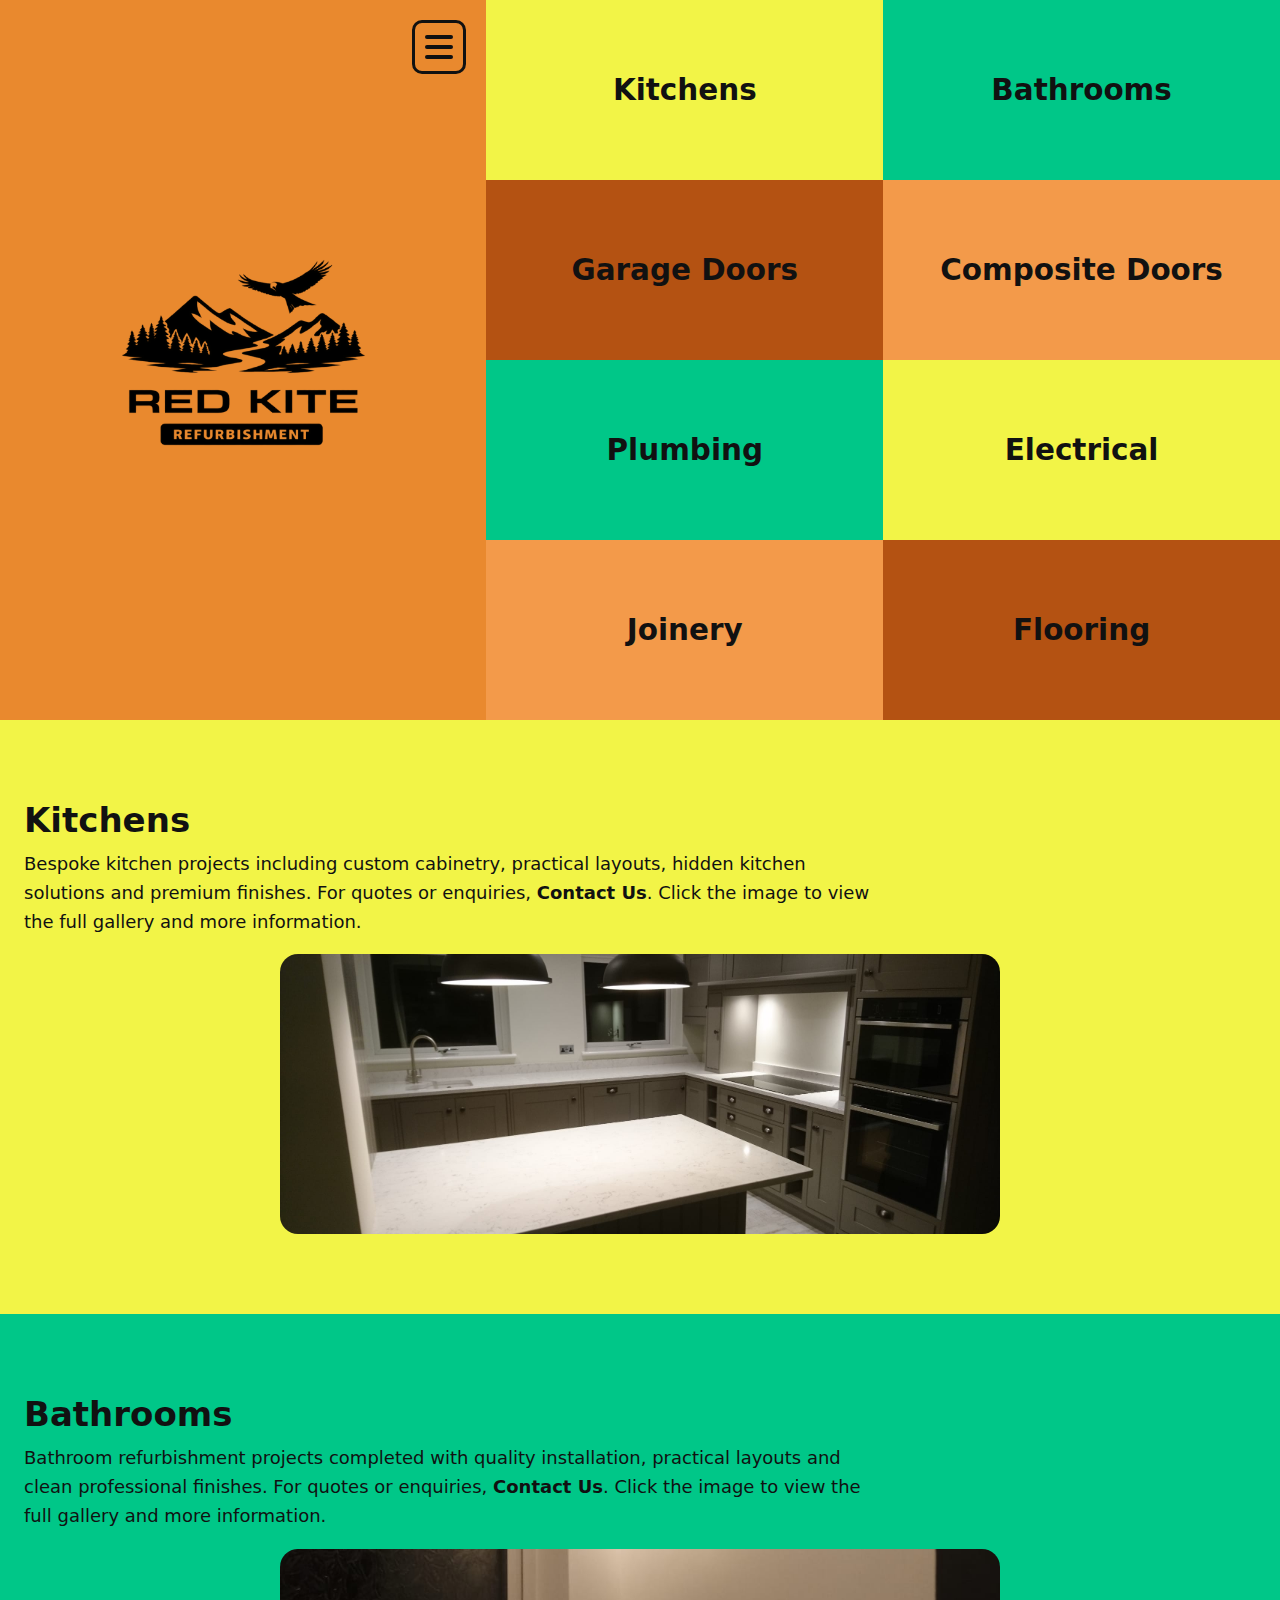
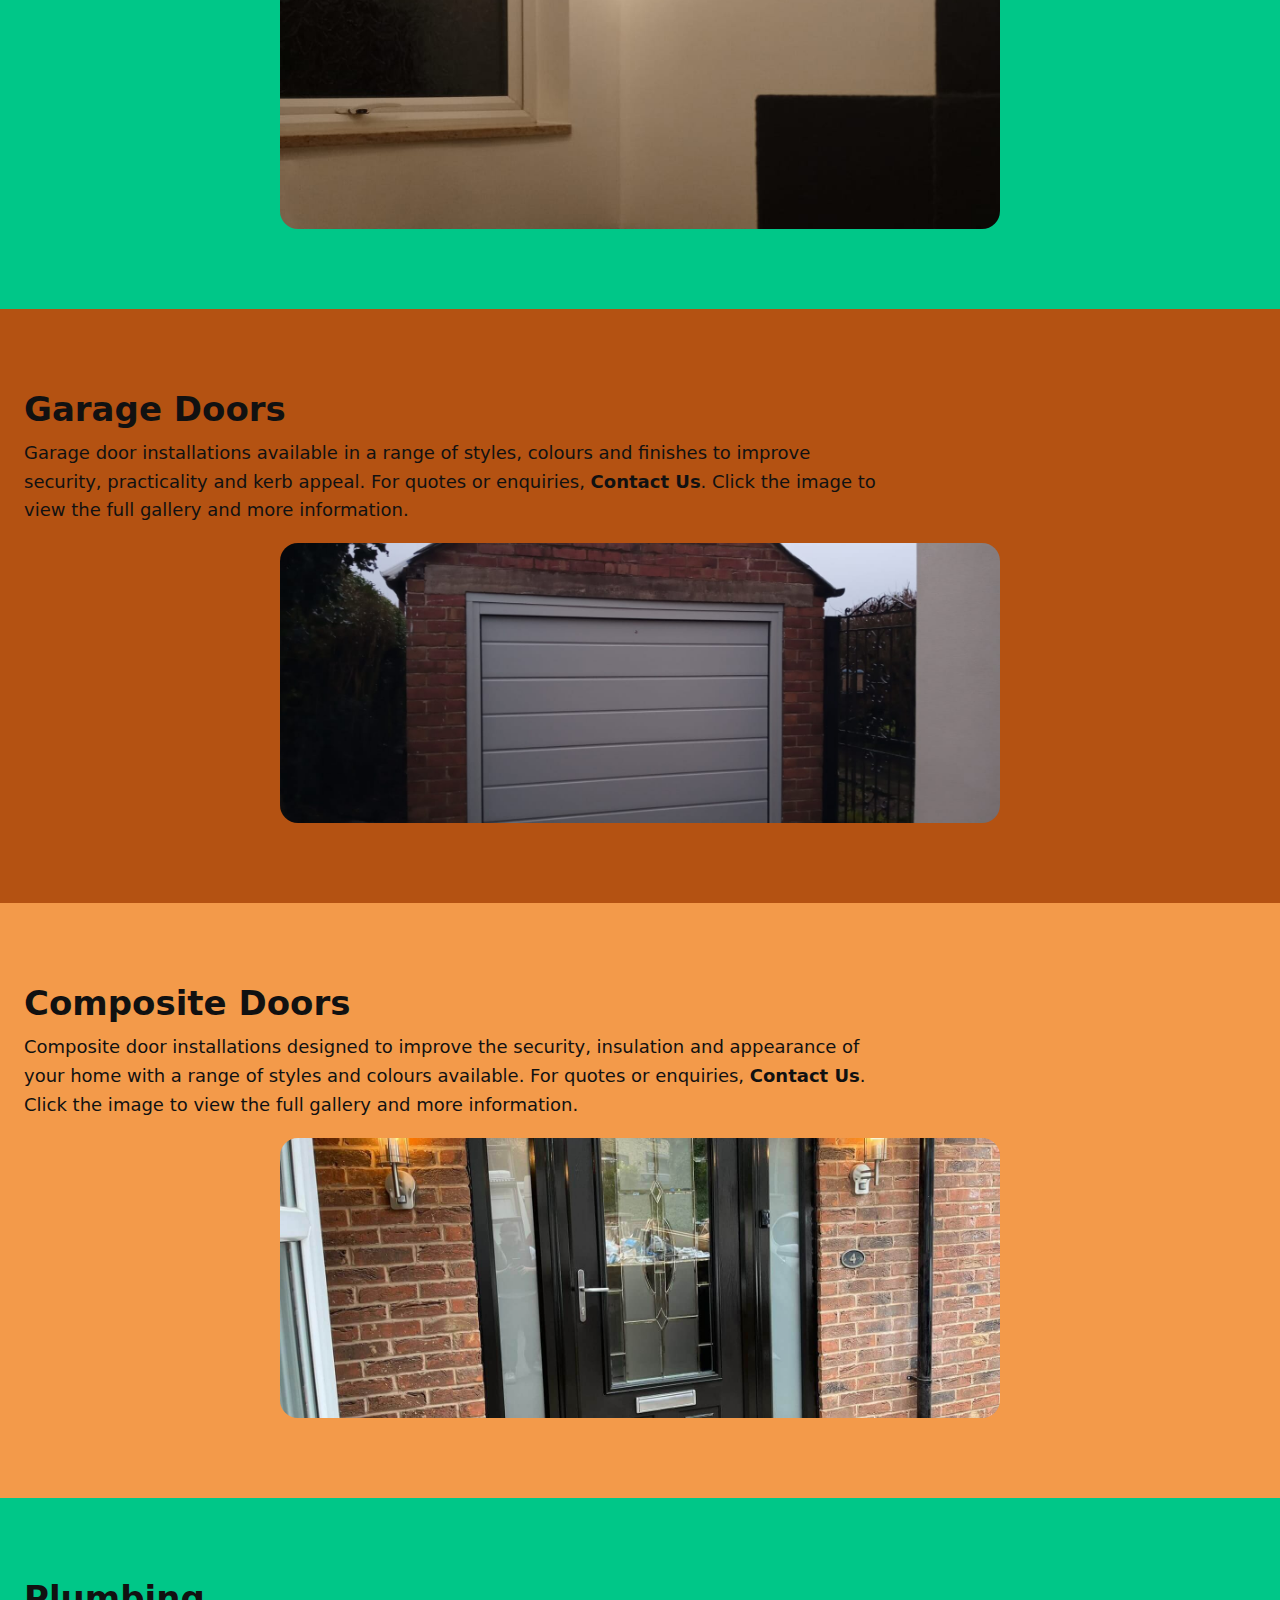
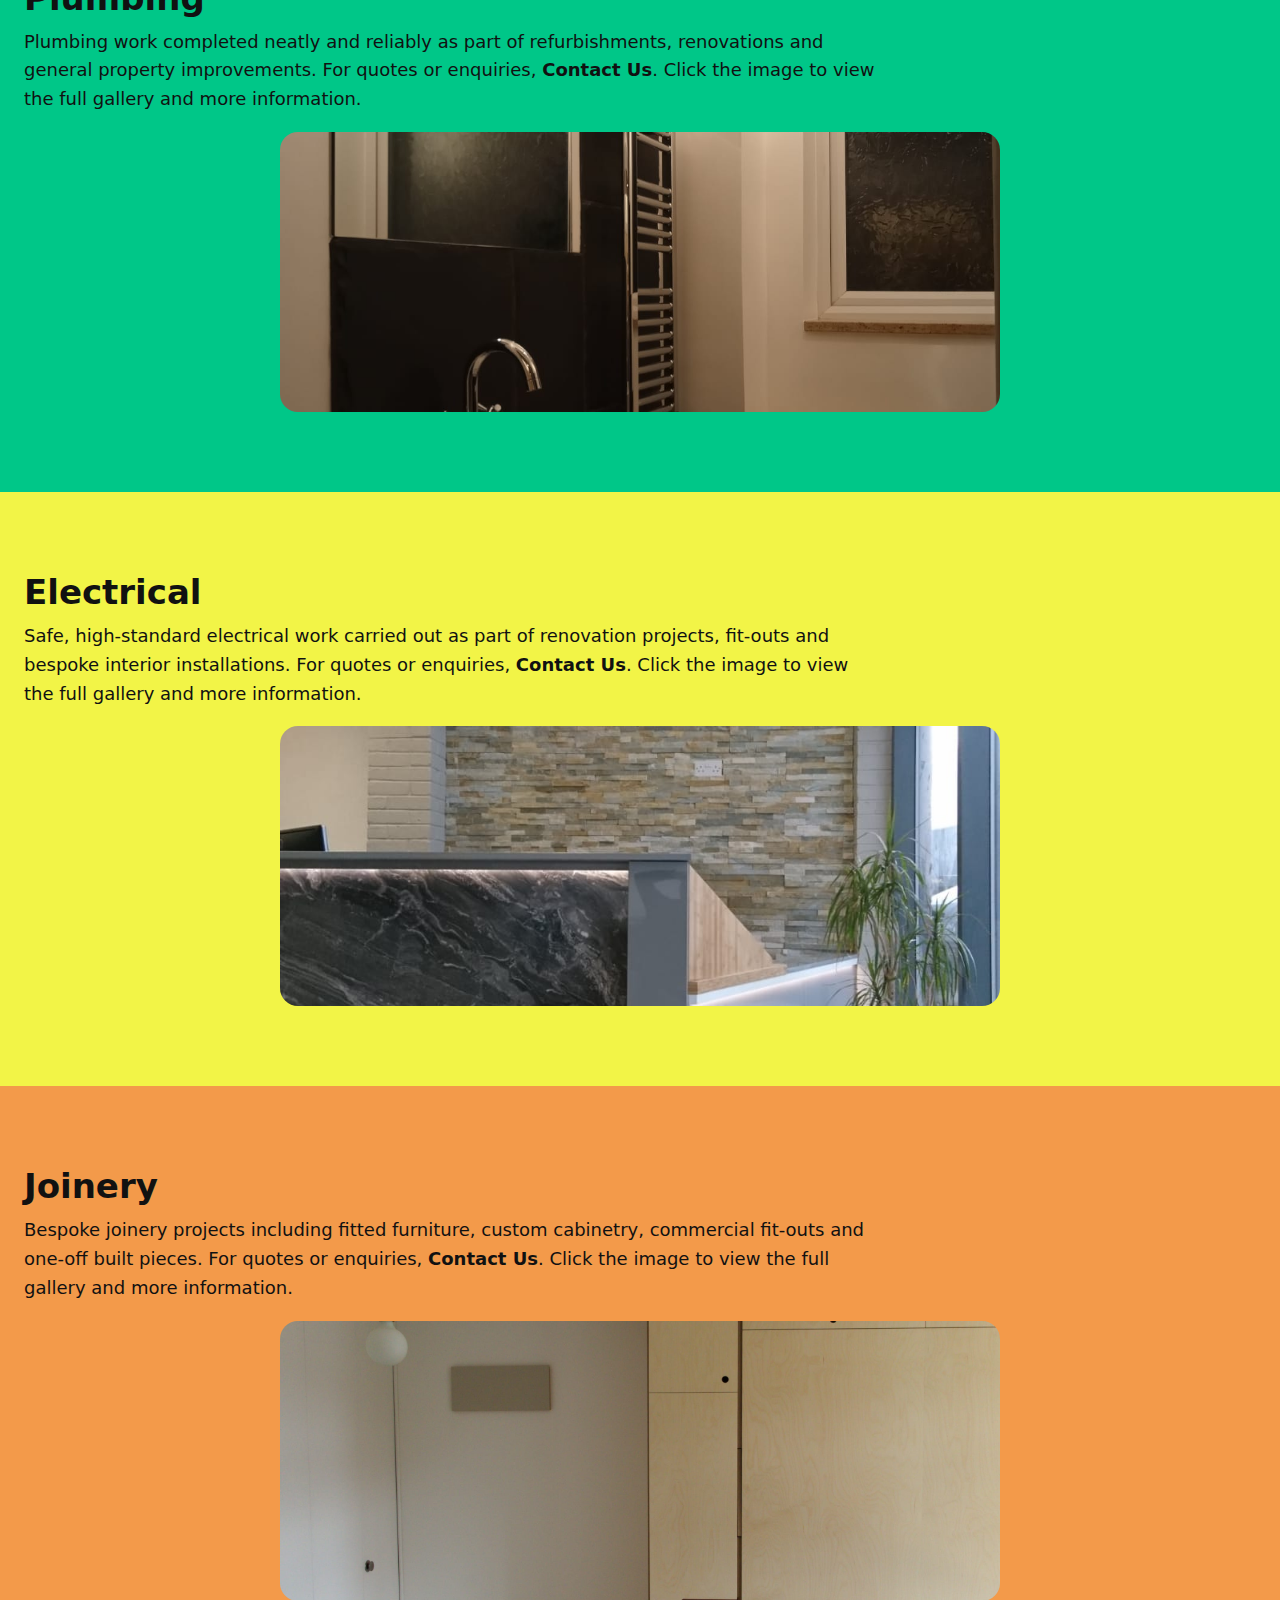
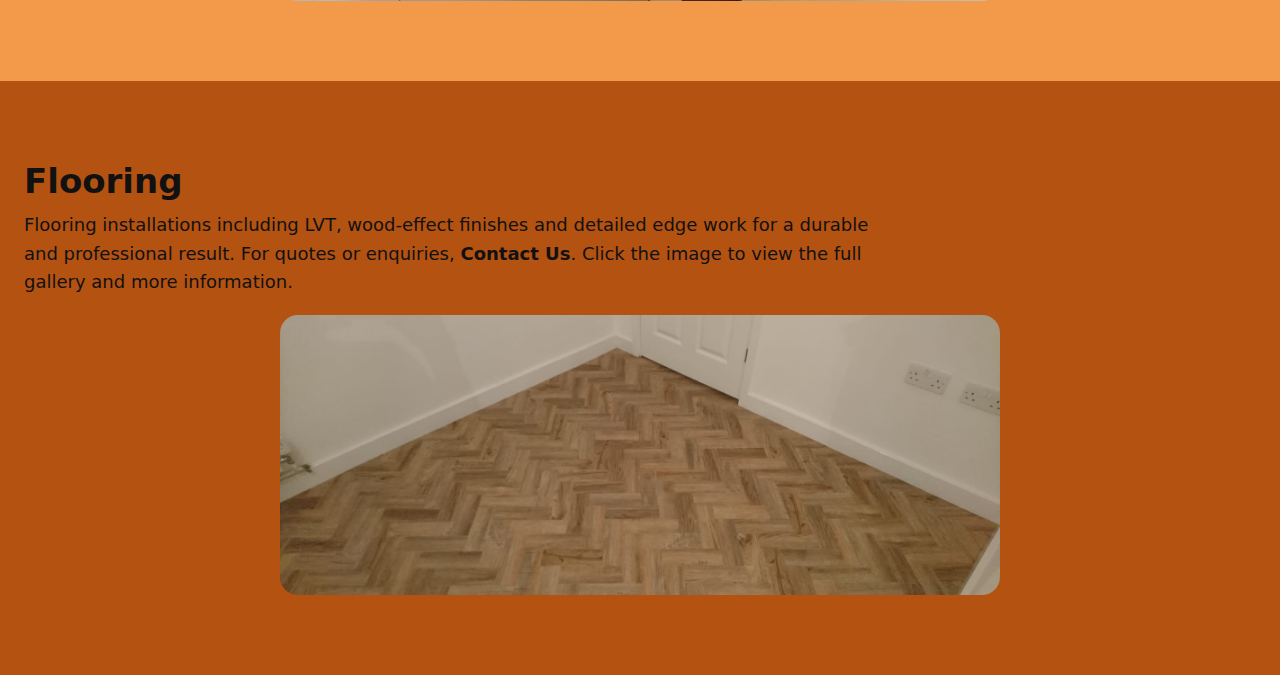
<file: index.html>
<!DOCTYPE html>
<html lang="en">
<head>
  <meta charset="UTF-8" />
  <meta name="viewport" content="width=device-width, initial-scale=1.0" />
  <title>Red Kite Refurbishment</title>

  <link rel="stylesheet" href="style.css">
</head>

<body>

  <!-- HERO -->
  <header class="hero">
    <div class="brand">

      <!-- Menu pinned top-right of orange panel -->
      <div class="menu">
        <button
          class="menu-btn"
          id="menuBtn"
          aria-label="Open menu"
          aria-expanded="false"
          aria-controls="dropdownMenu"
          type="button"
        >
          <span></span><span></span><span></span>
        </button>

        <div class="dropdown" id="dropdownMenu" role="menu" aria-hidden="true">
          <a href="about_us.html" role="menuitem">About Us</a>
          <a href="kitchens.html" role="menuitem">Kitchens</a>
          <a href="bathrooms.html" role="menuitem">Bathrooms</a>
          <a href="garage_doors.html" role="menuitem">Garage Doors</a>
          <a href="composite_doors.html" role="menuitem">Composite Doors</a>
          <a href="plumbing.html" role="menuitem">Plumbing</a>
          <a href="electrical.html" role="menuitem">Electrical</a>
          <a href="joinery.html" role="menuitem">Joinery</a>
          <a href="flooring.html" role="menuitem">Flooring</a>
          <a href="contact_us.html" role="menuitem">Contact Us</a>
        </div>
      </div>

      <!-- Logo centered -->
      <div class="logo">
        <img
          src="images/logos/red_kite_transparent_logo.png"
          alt="Red Kite Refurbishment Logo"
        />
      </div>
    </div>

    <!-- Service tiles -->
    <nav class="tiles" aria-label="Services">
      <a class="tile kitchens" href="#kitchens">Kitchens</a>
      <a class="tile bathrooms" href="#bathrooms">Bathrooms</a>
      <a class="tile garage" href="#garage-doors">Garage Doors</a>
      <a class="tile composite" href="#composite-doors">Composite Doors</a>
      <a class="tile plumbing" href="#plumbing">Plumbing</a>
      <a class="tile electrical" href="#electrical">Electrical</a>
      <a class="tile joinery" href="#joinery">Joinery</a>
      <a class="tile flooring" href="#flooring">Flooring</a>
    </nav>

  </header>

  <main>

    <!-- KITCHENS -->
    <section id="kitchens">
      <h2>Kitchens</h2>
      <p>
        Bespoke kitchen projects including custom cabinetry, practical layouts, hidden kitchen solutions and premium finishes.
        For quotes or enquiries, <a class="contact-link" href="contact_us.html">Contact Us</a>.
        Click the image to view the full gallery and more information.
      </p>

      <a class="section-slideshow" href="kitchens.html" aria-label="Open Kitchens gallery page">
        <img id="slideshow-kitchens" src="images/example_images/kitchen_quartz_work_surfaces_all.jpeg" alt="Kitchens slideshow image">
        <div class="overlay">Click for gallery / information</div>
      </a>
    </section>

    <!-- BATHROOMS -->
    <section id="bathrooms">
      <h2>Bathrooms</h2>
      <p>
        Bathroom refurbishment projects completed with quality installation, practical layouts and clean professional finishes.
        For quotes or enquiries, <a class="contact-link" href="contact_us.html">Contact Us</a>.
        Click the image to view the full gallery and more information.
      </p>

      <a class="section-slideshow" href="bathrooms.html" aria-label="Open Bathrooms gallery page">
        <img id="slideshow-bathrooms" src="images/example_images/bathroom_bath_slate_tiles.jpeg" alt="Bathrooms slideshow image">
        <div class="overlay">Click for gallery / information</div>
      </a>
    </section>

    <!-- GARAGE DOORS -->
    <section id="garage-doors">
      <h2>Garage Doors</h2>
      <p>
        Garage door installations available in a range of styles, colours and finishes to improve security, practicality and kerb appeal.
        For quotes or enquiries, <a class="contact-link" href="contact_us.html">Contact Us</a>.
        Click the image to view the full gallery and more information.
      </p>

      <a class="section-slideshow" href="garage_doors.html" aria-label="Open Garage Doors gallery page">
        <img id="slideshow-garage" src="images/example_images/sectional_door.jpeg" alt="Garage Doors slideshow image">
        <div class="overlay">Click for gallery / information</div>
      </a>
    </section>

    <!-- COMPOSITE DOORS -->
    <section id="composite-doors">
      <h2>Composite Doors</h2>
      <p>
        Composite door installations designed to improve the security, insulation and appearance of your home with a range of styles and colours available.
        For quotes or enquiries, <a class="contact-link" href="contact_us.html">Contact Us</a>.
        Click the image to view the full gallery and more information.
      </p>

      <a class="section-slideshow" href="composite_doors.html" aria-label="Open Composite Doors gallery page">
        <img id="slideshow-composite" src="images/example_images/composite_door_black.jpeg" alt="Composite Doors slideshow image">
        <div class="overlay">Click for gallery / information</div>
      </a>
    </section>

    <!-- PLUMBING -->
    <section id="plumbing">
      <h2>Plumbing</h2>
      <p>
        Plumbing work completed neatly and reliably as part of refurbishments, renovations and general property improvements.
        For quotes or enquiries, <a class="contact-link" href="contact_us.html">Contact Us</a>.
        Click the image to view the full gallery and more information.
      </p>

      <a class="section-slideshow" href="plumbing.html" aria-label="Open Plumbing gallery page">
        <img id="slideshow-plumbing" src="images/example_images/bathroom_sink_toilet.jpeg" alt="Plumbing slideshow image">
        <div class="overlay">Click for gallery / information</div>
      </a>
    </section>

    <!-- ELECTRICAL -->
    <section id="electrical">
      <h2>Electrical</h2>
      <p>
        Safe, high-standard electrical work carried out as part of renovation projects, fit-outs and bespoke interior installations.
        For quotes or enquiries, <a class="contact-link" href="contact_us.html">Contact Us</a>.
        Click the image to view the full gallery and more information.
      </p>

      <a class="section-slideshow" href="electrical.html" aria-label="Open Electrical gallery page">
        <img id="slideshow-electrical" src="images/example_images/showroom_lighting1.jpeg" alt="Electrical slideshow image">
        <div class="overlay">Click for gallery / information</div>
      </a>
    </section>

    <!-- JOINERY -->
    <section id="joinery">
      <h2>Joinery</h2>
      <p>
        Bespoke joinery projects including fitted furniture, custom cabinetry, commercial fit-outs and one-off built pieces.
        For quotes or enquiries, <a class="contact-link" href="contact_us.html">Contact Us</a>.
        Click the image to view the full gallery and more information.
      </p>

      <a class="section-slideshow" href="joinery.html" aria-label="Open Joinery gallery page">
        <img id="slideshow-joinery" src="images/example_images/murphy_bed_project/WhatsApp Image 2026-03-09 at 17.21.19 (4).jpeg" alt="Joinery slideshow image">
        <div class="overlay">Click for gallery / information</div>
      </a>
    </section>

    <!-- FLOORING -->
    <section id="flooring">
      <h2>Flooring</h2>
      <p>
        Flooring installations including LVT, wood-effect finishes and detailed edge work for a durable and professional result.
        For quotes or enquiries, <a class="contact-link" href="contact_us.html">Contact Us</a>.
        Click the image to view the full gallery and more information.
      </p>

      <a class="section-slideshow" href="flooring.html" aria-label="Open Flooring gallery page">
        <img id="slideshow-flooring" src="images/example_images/lvt_flooring_wooden.jpeg" alt="Flooring slideshow image">
        <div class="overlay">Click for gallery / information</div>
      </a>
    </section>

  </main>

  <!-- External JS -->
  <script src="scripts.js?v=20260117" defer></script>
</body>
</html>
</file>
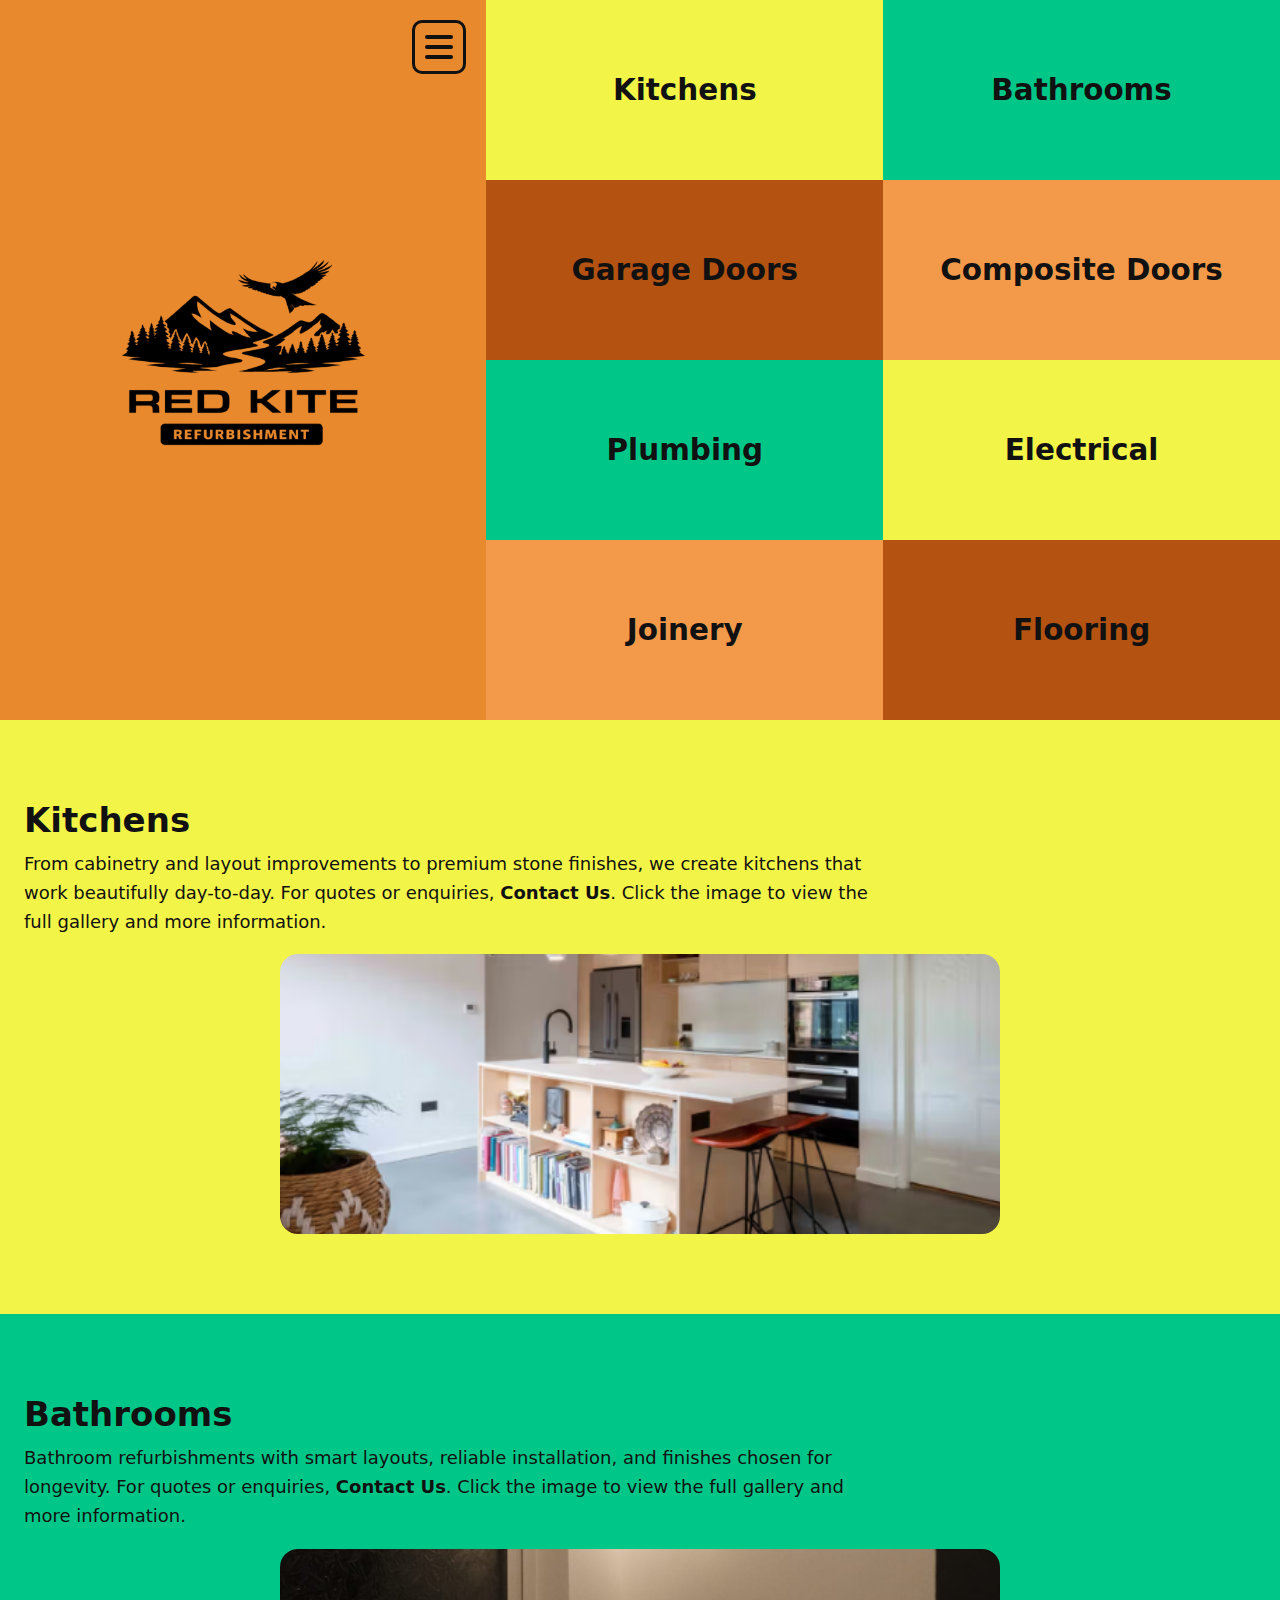
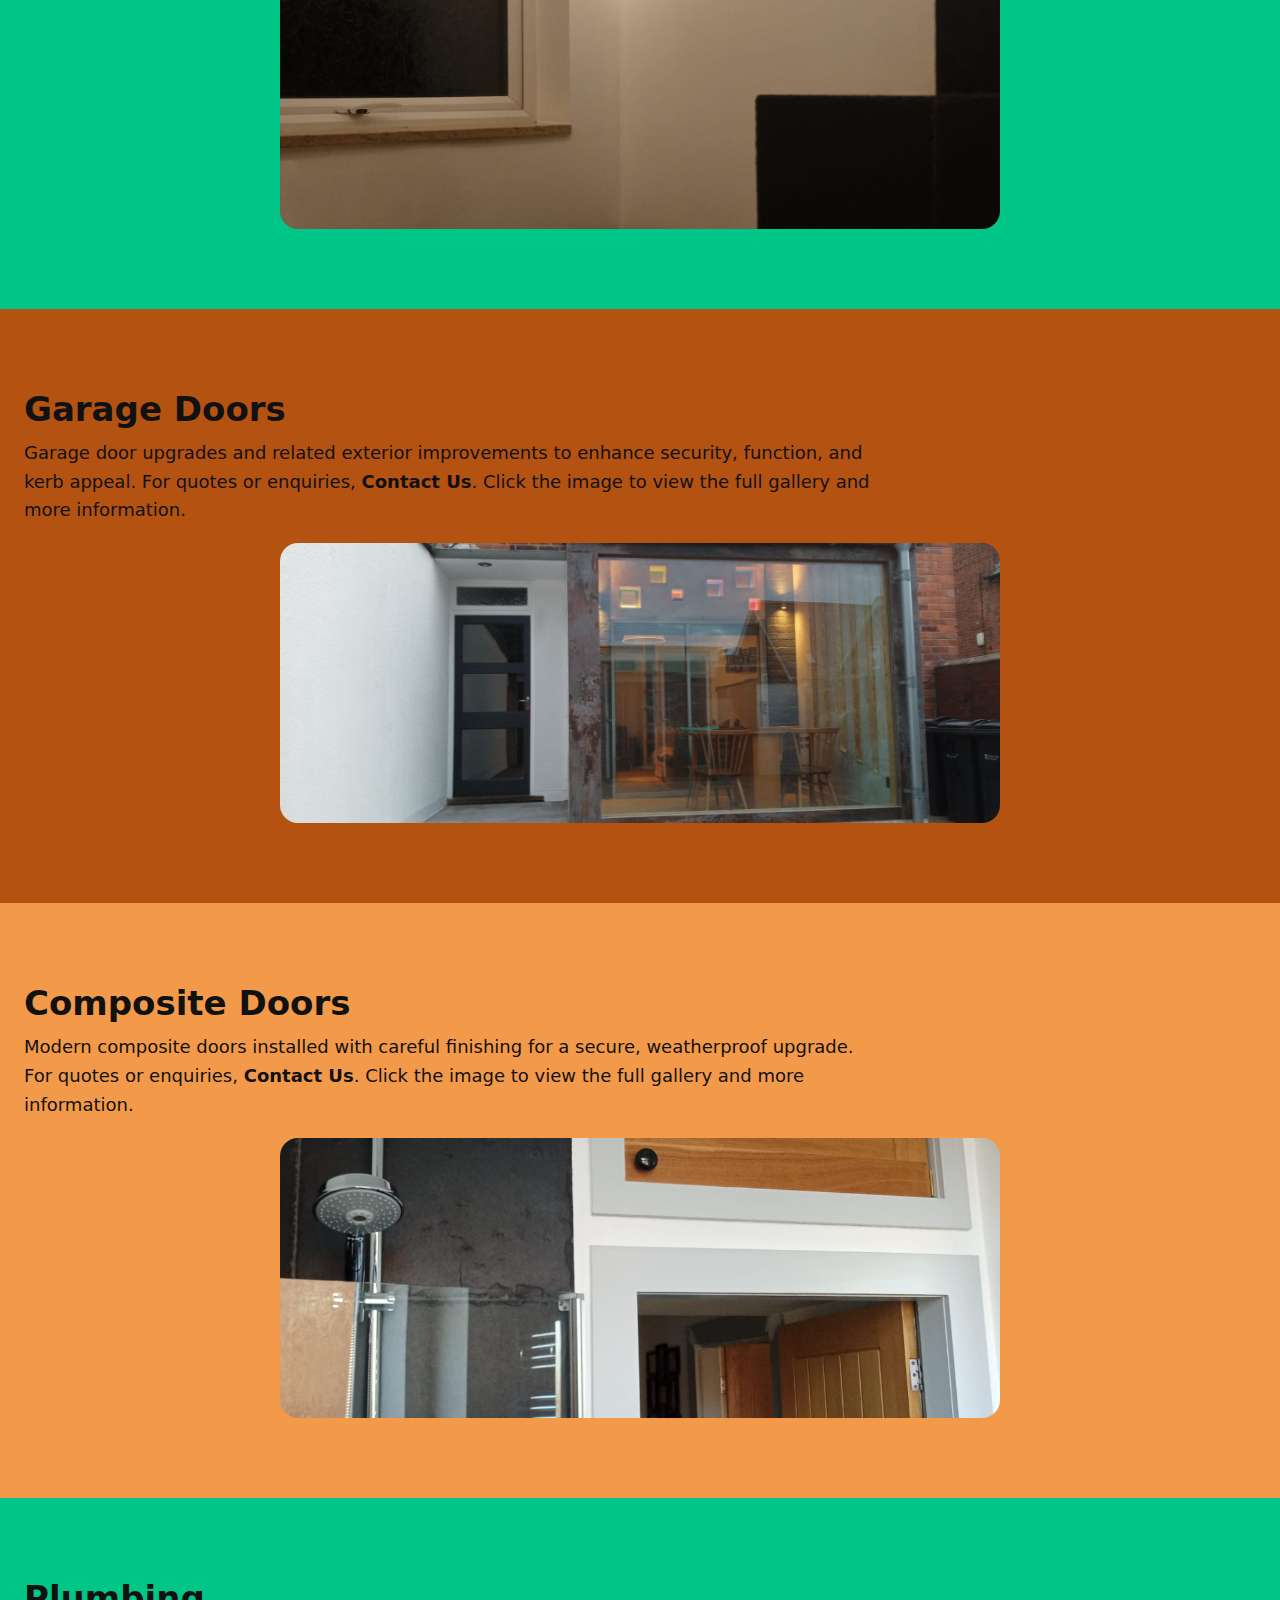
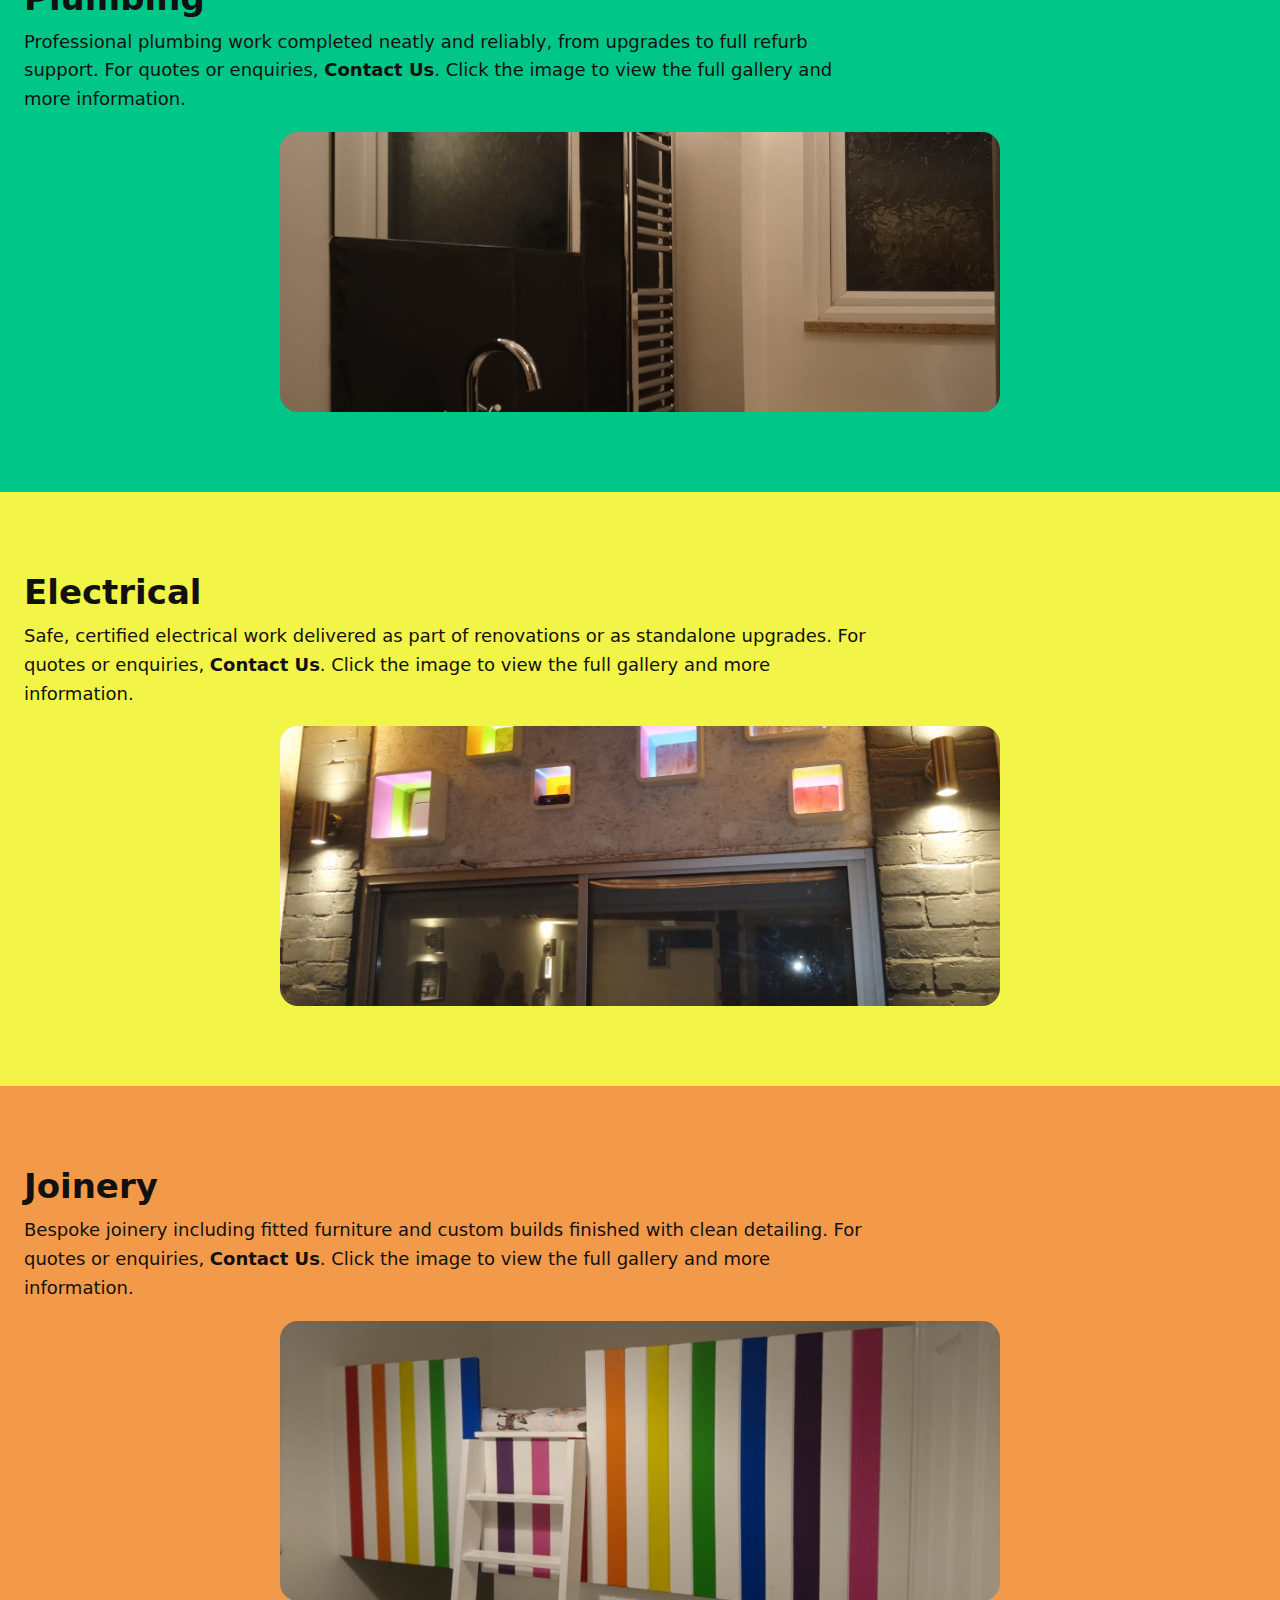
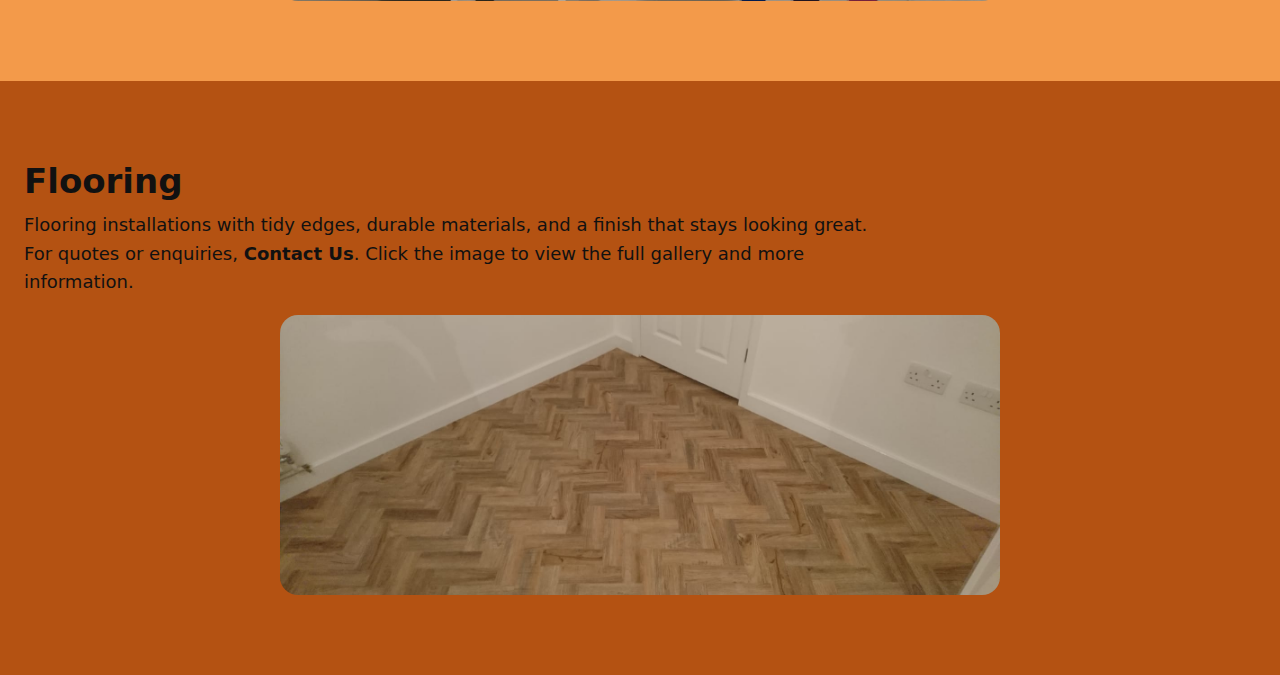
<file: public_html/index.html>
<!DOCTYPE html>
<html lang="en">
<head>
  <meta charset="UTF-8" />
  <meta name="viewport" content="width=device-width, initial-scale=1.0" />
  <title>Red Kite Refurbishment</title>

  <!-- If your site is hosted in /RedKiteRefurbishments/ keep this.
       If you ever view locally, switch to:  href="style.css?v=20260117" -->
  <link rel="stylesheet" href="style.css">
</head>

<body>

  <!-- HERO -->
  <header class="hero">
    <div class="brand">

      <!-- Menu pinned top-right of orange panel -->
      <div class="menu">
        <button
          class="menu-btn"
          id="menuBtn"
          aria-label="Open menu"
          aria-expanded="false"
          aria-controls="dropdownMenu"
          type="button"
        >
          <span></span><span></span><span></span>
        </button>

        <div class="dropdown" id="dropdownMenu" role="menu" aria-hidden="true">
          <a href="about_us.html" role="menuitem">About Us</a>
          <a href="kitchens.html" role="menuitem">Kitchens</a>
          <a href="bathrooms.html" role="menuitem">Bathrooms</a>
          <a href="garage_doors.html" role="menuitem">Garage Doors</a>
          <a href="composite_doors.html" role="menuitem">Composite Doors</a>
          <a href="plumbing.html" role="menuitem">Plumbing</a>
          <a href="electrical.html" role="menuitem">Electrical</a>
          <a href="joinery.html" role="menuitem">Joinery</a>
          <a href="flooring.html" role="menuitem">Flooring</a>
          <a href="contact_us.html" role="menuitem">Contact Us</a>
        </div>
      </div>

      <!-- Logo centered -->
      <div class="logo">
        <img
          src="images/logos/red_kite_transparent_logo.png"
          alt="Red Kite Refurbishment Logo"
        />
      </div>
    </div>

    <!-- Service tiles -->
    <nav class="tiles" aria-label="Services">
      <a class="tile kitchens" href="#kitchens">Kitchens</a>
      <a class="tile bathrooms" href="#bathrooms">Bathrooms</a>
      <a class="tile garage" href="#garage-doors">Garage Doors</a>
      <a class="tile composite" href="#composite-doors">Composite Doors</a>
      <a class="tile plumbing" href="#plumbing">Plumbing</a>
      <a class="tile electrical" href="#electrical">Electrical</a>
      <a class="tile joinery" href="#joinery">Joinery</a>
      <a class="tile flooring" href="#flooring">Flooring</a>
    </nav>

  </header>

  <main>

    <!-- KITCHENS -->
    <section id="kitchens">
      <h2>Kitchens</h2>
      <p>
        From cabinetry and layout improvements to premium stone finishes, we create kitchens that work beautifully day-to-day.
        For quotes or enquiries, <a class="contact-link" href="contact_us.html">Contact Us</a>.
        Click the image to view the full gallery and more information.
      </p>

      <a class="section-slideshow" href="kitchens.html" aria-label="Open Kitchens gallery page">
        <img id="slideshow-kitchens" src="images/example_images/kitchen_birch_plywood.png" alt="Kitchens slideshow image">
        <div class="overlay">Click for gallery / information</div>
      </a>
    </section>

    <!-- BATHROOMS -->
    <section id="bathrooms">
      <h2>Bathrooms</h2>
      <p>
        Bathroom refurbishments with smart layouts, reliable installation, and finishes chosen for longevity.
        For quotes or enquiries, <a class="contact-link" href="contact_us.html">Contact Us</a>.
        Click the image to view the full gallery and more information.
      </p>

      <a class="section-slideshow" href="bathrooms.html" aria-label="Open Bathrooms gallery page">
        <img id="slideshow-bathrooms" src="images/example_images/bathroom_bath_slate_tiles.jpeg" alt="Bathrooms slideshow image">
        <div class="overlay">Click for gallery / information</div>
      </a>
    </section>

    <!-- GARAGE DOORS -->
    <section id="garage-doors">
      <h2>Garage Doors</h2>
      <p>
        Garage door upgrades and related exterior improvements to enhance security, function, and kerb appeal.
        For quotes or enquiries, <a class="contact-link" href="contact_us.html">Contact Us</a>.
        Click the image to view the full gallery and more information.
      </p>

      <a class="section-slideshow" href="garage_doors.html" aria-label="Open Garage Doors gallery page">
        <img id="slideshow-garage" src="images/example_images/extention_front_glass_door.jpeg" alt="Garage Doors slideshow image">
        <div class="overlay">Click for gallery / information</div>
      </a>
    </section>

    <!-- COMPOSITE DOORS -->
    <section id="composite-doors">
      <h2>Composite Doors</h2>
      <p>
        Modern composite doors installed with careful finishing for a secure, weatherproof upgrade.
        For quotes or enquiries, <a class="contact-link" href="contact_us.html">Contact Us</a>.
        Click the image to view the full gallery and more information.
      </p>

      <a class="section-slideshow" href="composite_doors.html" aria-label="Open Composite Doors gallery page">
        <img id="slideshow-composite" src="images/example_images/oak_doors.jpeg" alt="Composite Doors slideshow image">
        <div class="overlay">Click for gallery / information</div>
      </a>
    </section>

    <!-- PLUMBING -->
    <section id="plumbing">
      <h2>Plumbing</h2>
      <p>
        Professional plumbing work completed neatly and reliably, from upgrades to full refurb support.
        For quotes or enquiries, <a class="contact-link" href="contact_us.html">Contact Us</a>.
        Click the image to view the full gallery and more information.
      </p>

      <a class="section-slideshow" href="plumbing.html" aria-label="Open Plumbing gallery page">
        <img id="slideshow-plumbing" src="images/example_images/bathroom_sink_toilet.jpeg" alt="Plumbing slideshow image">
        <div class="overlay">Click for gallery / information</div>
      </a>
    </section>

    <!-- ELECTRICAL -->
    <section id="electrical">
      <h2>Electrical</h2>
      <p>
        Safe, certified electrical work delivered as part of renovations or as standalone upgrades.
        For quotes or enquiries, <a class="contact-link" href="contact_us.html">Contact Us</a>.
        Click the image to view the full gallery and more information.
      </p>

      <a class="section-slideshow" href="electrical.html" aria-label="Open Electrical gallery page">
        <img id="slideshow-electrical" src="images/example_images/light_box_display.jpeg" alt="Electrical slideshow image">
        <div class="overlay">Click for gallery / information</div>
      </a>
    </section>

    <!-- JOINERY -->
    <section id="joinery">
      <h2>Joinery</h2>
      <p>
        Bespoke joinery including fitted furniture and custom builds finished with clean detailing.
        For quotes or enquiries, <a class="contact-link" href="contact_us.html">Contact Us</a>.
        Click the image to view the full gallery and more information.
      </p>

      <a class="section-slideshow" href="joinery.html" aria-label="Open Joinery gallery page">
        <img id="slideshow-joinery" src="images/example_images/custom_floating_bed_landscape.jpeg" alt="Joinery slideshow image">
        <div class="overlay">Click for gallery / information</div>
      </a>
    </section>

    <!-- FLOORING -->
    <section id="flooring">
      <h2>Flooring</h2>
      <p>
        Flooring installations with tidy edges, durable materials, and a finish that stays looking great.
        For quotes or enquiries, <a class="contact-link" href="contact_us.html">Contact Us</a>.
        Click the image to view the full gallery and more information.
      </p>

      <a class="section-slideshow" href="flooring.html" aria-label="Open Flooring gallery page">
        <img id="slideshow-flooring" src="images/example_images/lvt_flooring_wooden.jpeg" alt="Flooring slideshow image">
        <div class="overlay">Click for gallery / information</div>
      </a>
    </section>

  </main>

  <!-- External JS -->
  <script src="scripts.js?v=20260117" defer></script>
</body>
</html>
</file>
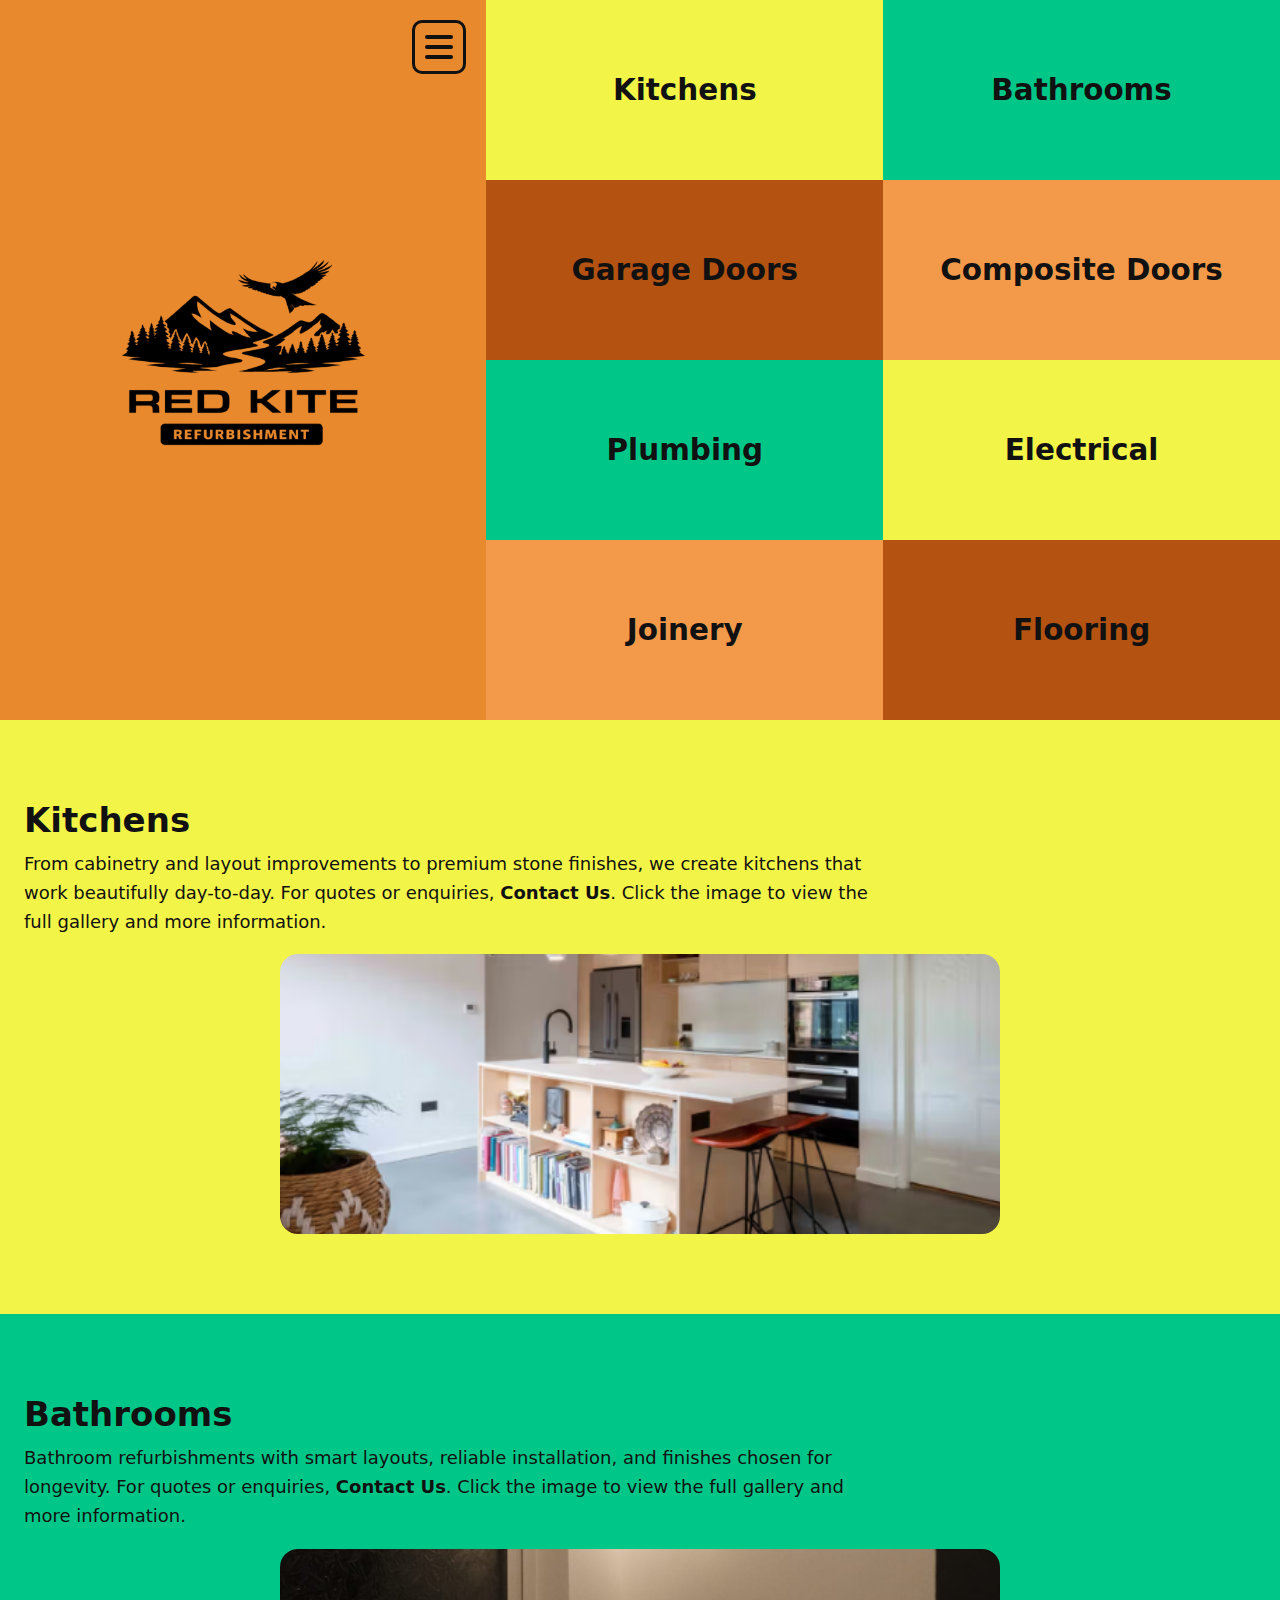
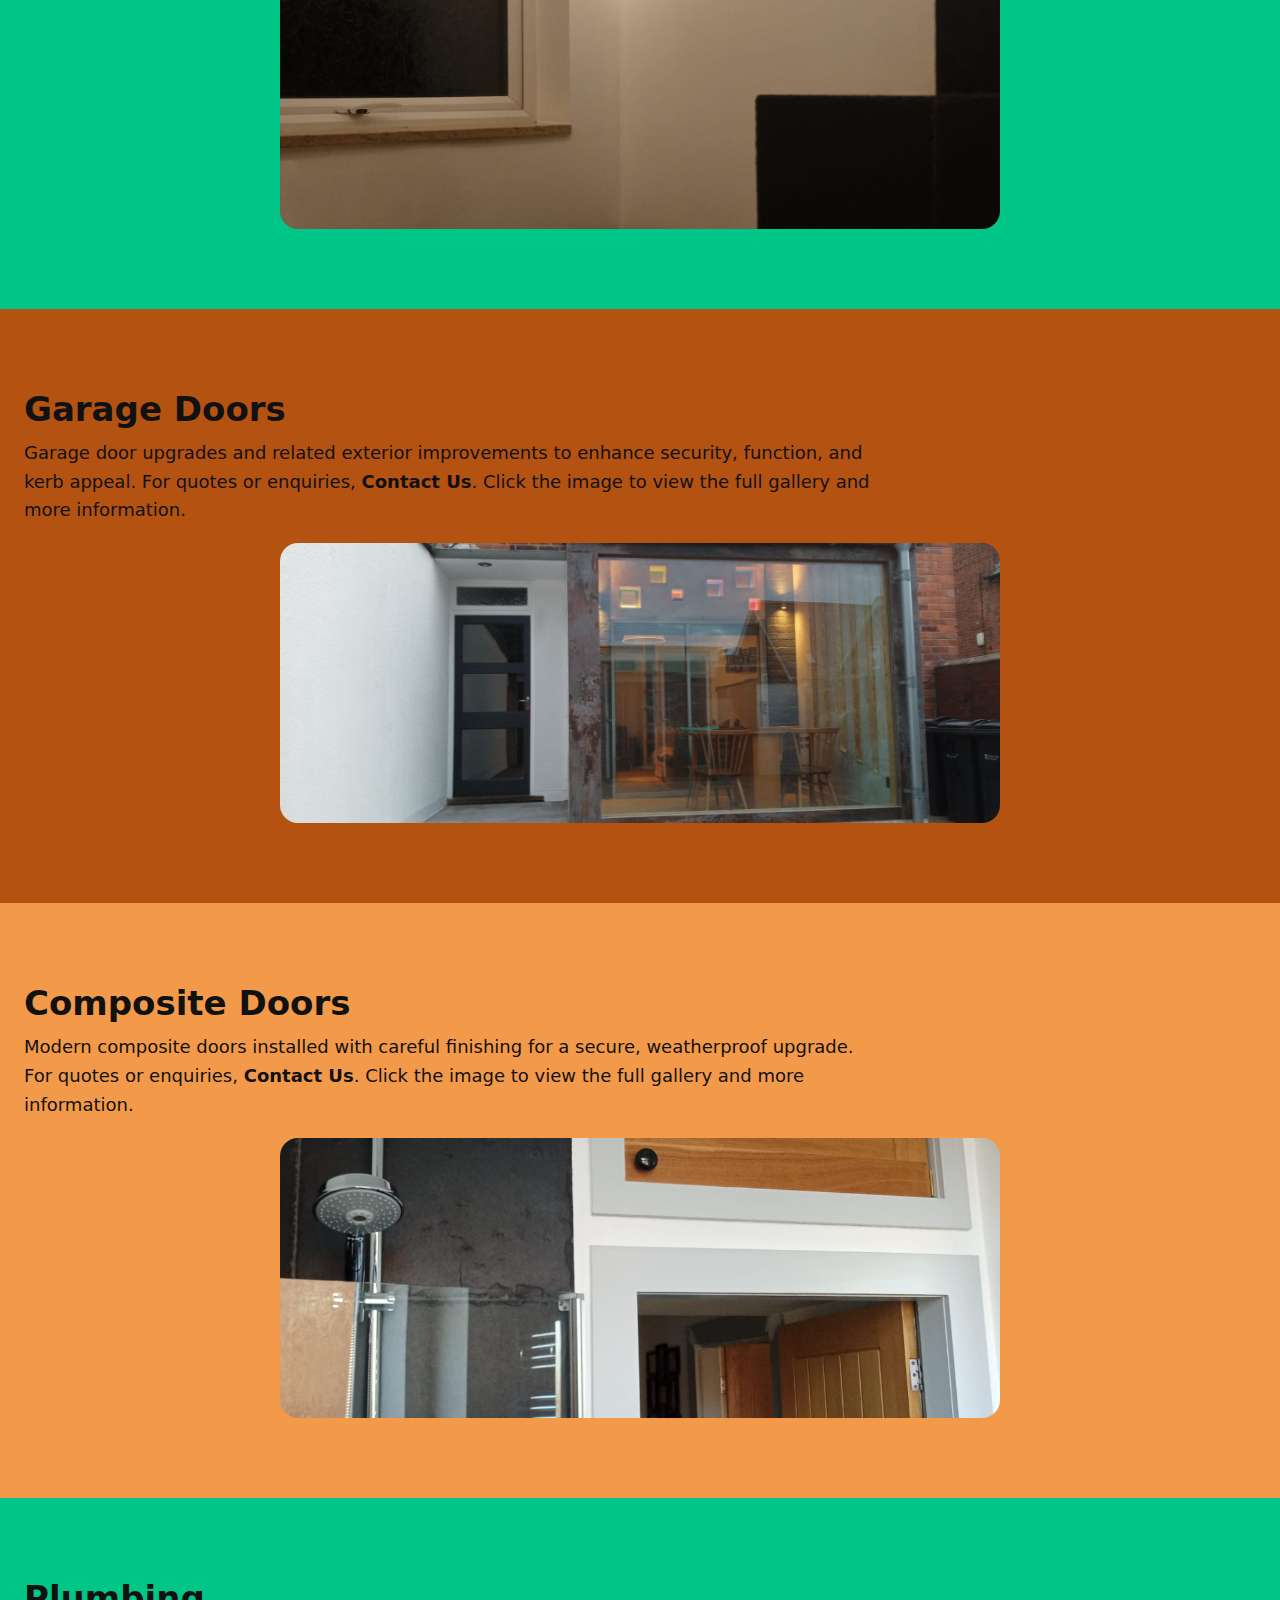
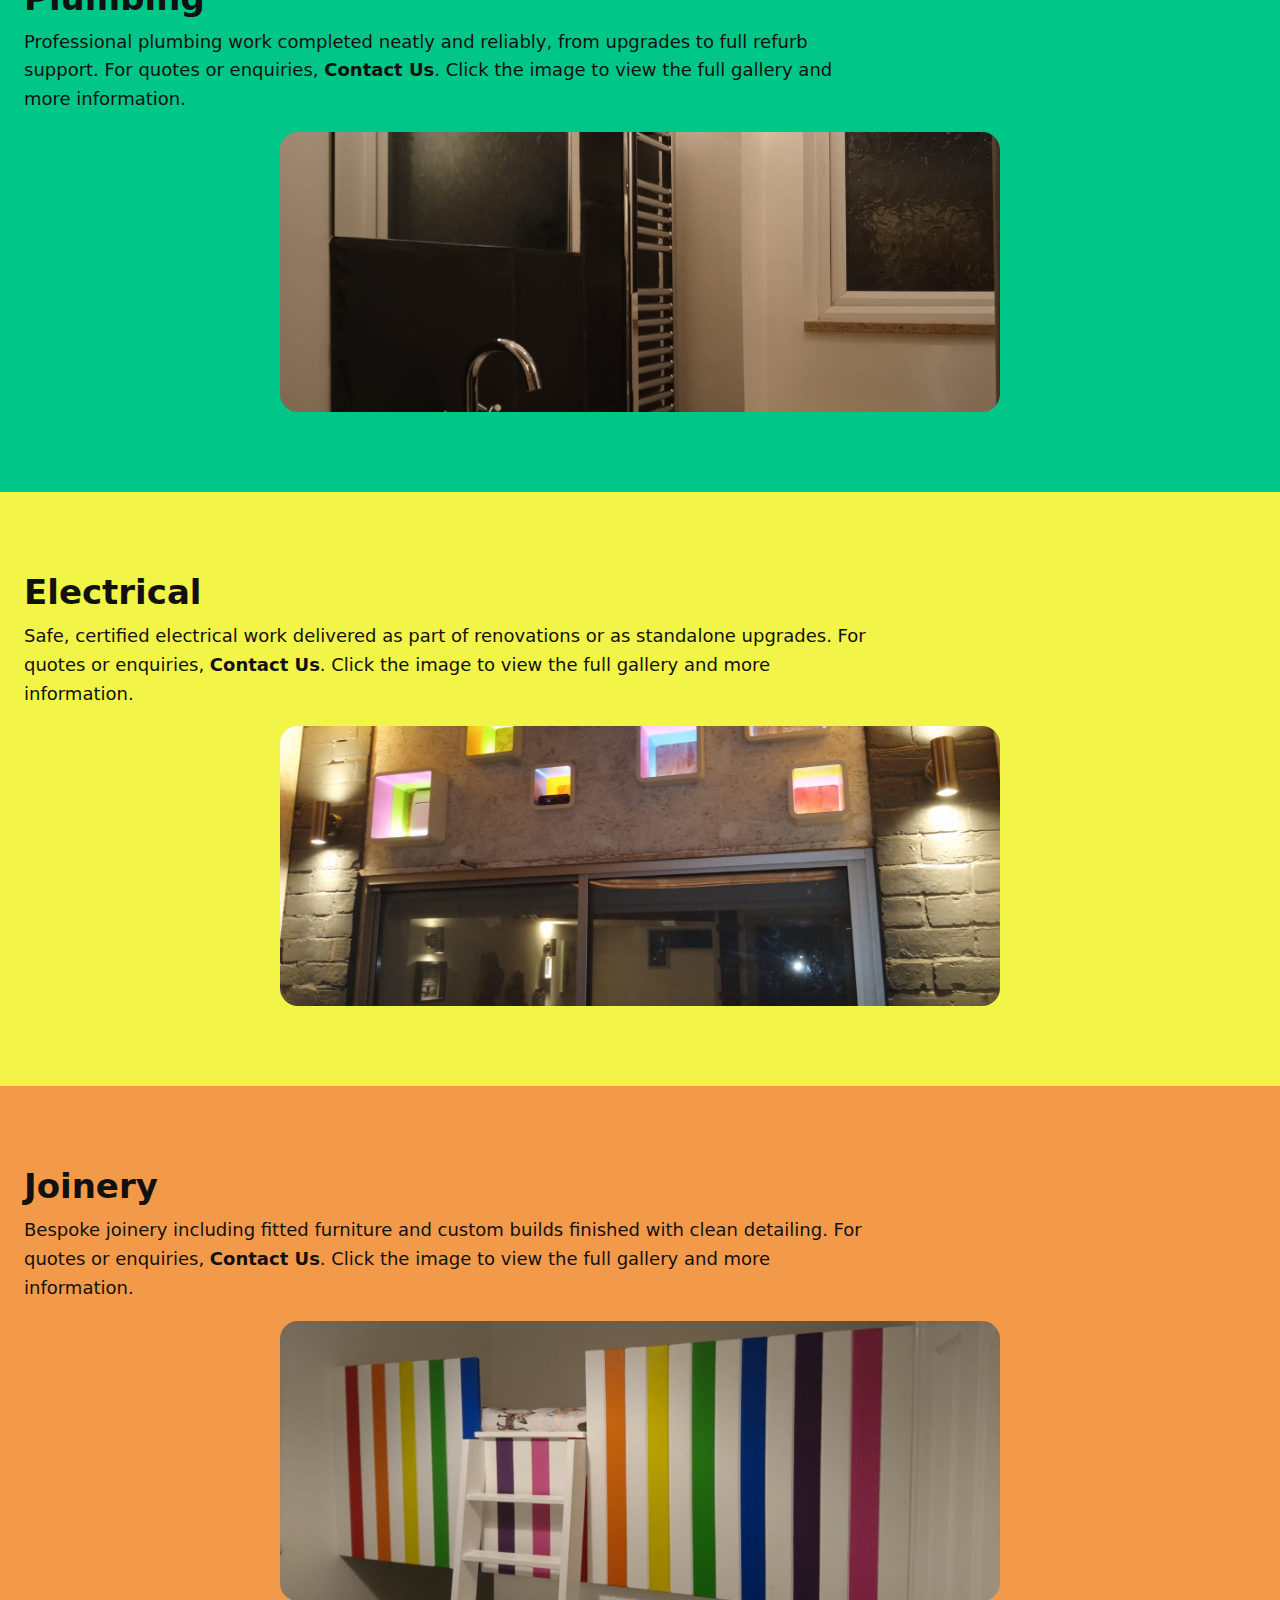
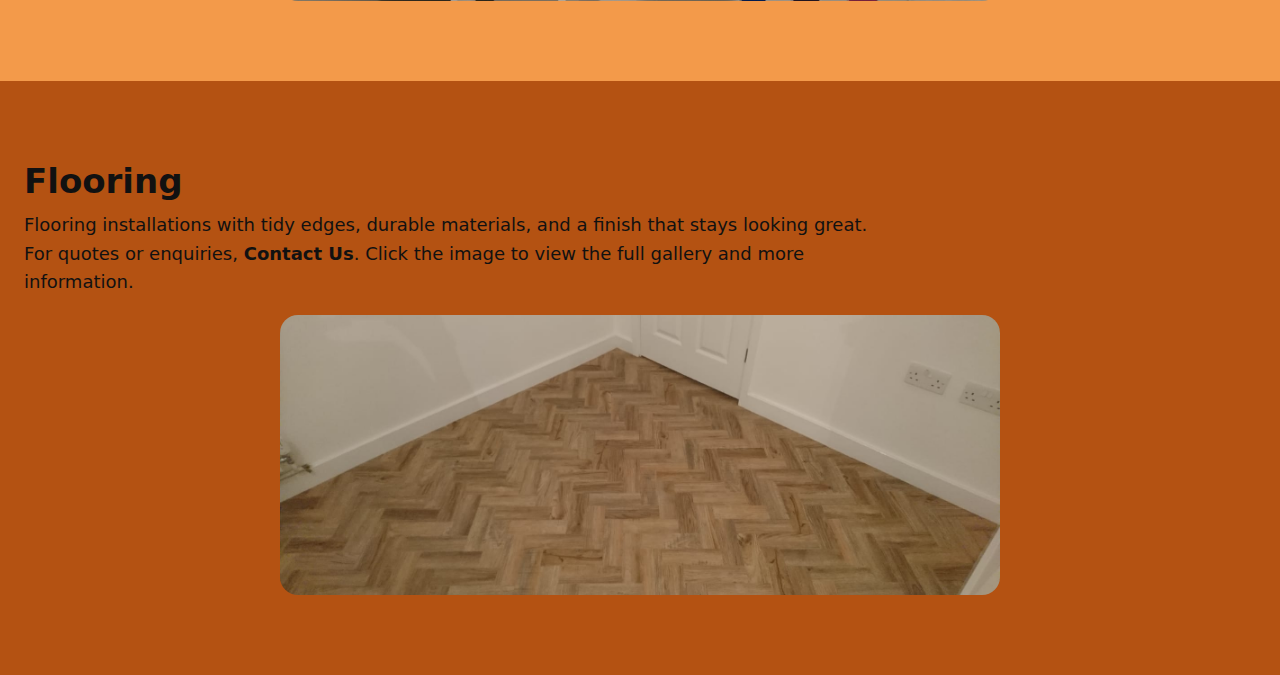
<file: public_html/RedKiteRefurbishments/index.html>
<!DOCTYPE html>
<html lang="en">
<head>
  <meta charset="UTF-8" />
  <meta name="viewport" content="width=device-width, initial-scale=1.0" />
  <title>Red Kite Refurbishment</title>

  <!-- If your site is hosted in /RedKiteRefurbishments/ keep this.
       If you ever view locally, switch to:  href="style.css?v=20260117" -->
  <link rel="stylesheet" href="/public_html/RedKiteRefurbishments/style.css">
</head>

<body>

  <!-- HERO -->
  <header class="hero">
    <div class="brand">

      <!-- Menu pinned top-right of orange panel -->
      <div class="menu">
        <button
          class="menu-btn"
          id="menuBtn"
          aria-label="Open menu"
          aria-expanded="false"
          aria-controls="dropdownMenu"
          type="button"
        >
          <span></span><span></span><span></span>
        </button>

        <div class="dropdown" id="dropdownMenu" role="menu" aria-hidden="true">
          <a href="about_us.html" role="menuitem">About Us</a>
          <a href="kitchens.html" role="menuitem">Kitchens</a>
          <a href="bathrooms.html" role="menuitem">Bathrooms</a>
          <a href="garage_doors.html" role="menuitem">Garage Doors</a>
          <a href="composite_doors.html" role="menuitem">Composite Doors</a>
          <a href="plumbing.html" role="menuitem">Plumbing</a>
          <a href="electrical.html" role="menuitem">Electrical</a>
          <a href="joinery.html" role="menuitem">Joinery</a>
          <a href="flooring.html" role="menuitem">Flooring</a>
          <a href="contact_us.html" role="menuitem">Contact Us</a>
        </div>
      </div>

      <!-- Logo centered -->
      <div class="logo">
        <img
          src="/public_html/RedKiteRefurbishments/images/logos/red_kite_transparent_logo.png"
          alt="Red Kite Refurbishment Logo"
        />
      </div>
    </div>

    <!-- Service tiles -->
    <nav class="tiles" aria-label="Services">
      <a class="tile kitchens" href="#kitchens">Kitchens</a>
      <a class="tile bathrooms" href="#bathrooms">Bathrooms</a>
      <a class="tile garage" href="#garage-doors">Garage Doors</a>
      <a class="tile composite" href="#composite-doors">Composite Doors</a>
      <a class="tile plumbing" href="#plumbing">Plumbing</a>
      <a class="tile electrical" href="#electrical">Electrical</a>
      <a class="tile joinery" href="#joinery">Joinery</a>
      <a class="tile flooring" href="#flooring">Flooring</a>
    </nav>

  </header>

  <main>

    <!-- KITCHENS -->
    <section id="kitchens">
      <h2>Kitchens</h2>
      <p>
        From cabinetry and layout improvements to premium stone finishes, we create kitchens that work beautifully day-to-day.
        For quotes or enquiries, <a class="contact-link" href="/public_html/RedKiteRefurbishments/contact_us.html">Contact Us</a>.
        Click the image to view the full gallery and more information.
      </p>

      <a class="section-slideshow" href="kitchens.html" aria-label="Open Kitchens gallery page">
        <img id="slideshow-kitchens" src="/public_html/RedKiteRefurbishments/images/example_images/kitchen_birch_plywood.png" alt="Kitchens slideshow image">
        <div class="overlay">Click for gallery / information</div>
      </a>
    </section>

    <!-- BATHROOMS -->
    <section id="bathrooms">
      <h2>Bathrooms</h2>
      <p>
        Bathroom refurbishments with smart layouts, reliable installation, and finishes chosen for longevity.
        For quotes or enquiries, <a class="contact-link" href="/public_html/RedKiteRefurbishments/contact_us.html">Contact Us</a>.
        Click the image to view the full gallery and more information.
      </p>

      <a class="section-slideshow" href="bathrooms.html" aria-label="Open Bathrooms gallery page">
        <img id="slideshow-bathrooms" src="/public_html/RedKiteRefurbishments/images/example_images/bathroom_bath_slate_tiles.jpeg" alt="Bathrooms slideshow image">
        <div class="overlay">Click for gallery / information</div>
      </a>
    </section>

    <!-- GARAGE DOORS -->
    <section id="garage-doors">
      <h2>Garage Doors</h2>
      <p>
        Garage door upgrades and related exterior improvements to enhance security, function, and kerb appeal.
        For quotes or enquiries, <a class="contact-link" href="contact_us.html">Contact Us</a>.
        Click the image to view the full gallery and more information.
      </p>

      <a class="section-slideshow" href="garage_doors.html" aria-label="Open Garage Doors gallery page">
        <img id="slideshow-garage" src="/public_html/RedKiteRefurbishments/images/example_images/extention_front_glass_door.jpeg" alt="Garage Doors slideshow image">
        <div class="overlay">Click for gallery / information</div>
      </a>
    </section>

    <!-- COMPOSITE DOORS -->
    <section id="composite-doors">
      <h2>Composite Doors</h2>
      <p>
        Modern composite doors installed with careful finishing for a secure, weatherproof upgrade.
        For quotes or enquiries, <a class="contact-link" href="contact_us.html">Contact Us</a>.
        Click the image to view the full gallery and more information.
      </p>

      <a class="section-slideshow" href="composite_doors.html" aria-label="Open Composite Doors gallery page">
        <img id="slideshow-composite" src="/public_html/RedKiteRefurbishments/images/example_images/oak_doors.jpeg" alt="Composite Doors slideshow image">
        <div class="overlay">Click for gallery / information</div>
      </a>
    </section>

    <!-- PLUMBING -->
    <section id="plumbing">
      <h2>Plumbing</h2>
      <p>
        Professional plumbing work completed neatly and reliably, from upgrades to full refurb support.
        For quotes or enquiries, <a class="contact-link" href="contact_us.html">Contact Us</a>.
        Click the image to view the full gallery and more information.
      </p>

      <a class="section-slideshow" href="plumbing.html" aria-label="Open Plumbing gallery page">
        <img id="slideshow-plumbing" src="/public_html/RedKiteRefurbishments/images/example_images/bathroom_sink_toilet.jpeg" alt="Plumbing slideshow image">
        <div class="overlay">Click for gallery / information</div>
      </a>
    </section>

    <!-- ELECTRICAL -->
    <section id="electrical">
      <h2>Electrical</h2>
      <p>
        Safe, certified electrical work delivered as part of renovations or as standalone upgrades.
        For quotes or enquiries, <a class="contact-link" href="contact_us.html">Contact Us</a>.
        Click the image to view the full gallery and more information.
      </p>

      <a class="section-slideshow" href="electrical.html" aria-label="Open Electrical gallery page">
        <img id="slideshow-electrical" src="/public_html/RedKiteRefurbishments/images/example_images/light_box_display.jpeg" alt="Electrical slideshow image">
        <div class="overlay">Click for gallery / information</div>
      </a>
    </section>

    <!-- JOINERY -->
    <section id="joinery">
      <h2>Joinery</h2>
      <p>
        Bespoke joinery including fitted furniture and custom builds finished with clean detailing.
        For quotes or enquiries, <a class="contact-link" href="contact_us.html">Contact Us</a>.
        Click the image to view the full gallery and more information.
      </p>

      <a class="section-slideshow" href="joinery.html" aria-label="Open Joinery gallery page">
        <img id="slideshow-joinery" src="/public_html/RedKiteRefurbishments/images/example_images/custom_floating_bed_landscape.jpeg" alt="Joinery slideshow image">
        <div class="overlay">Click for gallery / information</div>
      </a>
    </section>

    <!-- FLOORING -->
    <section id="flooring">
      <h2>Flooring</h2>
      <p>
        Flooring installations with tidy edges, durable materials, and a finish that stays looking great.
        For quotes or enquiries, <a class="contact-link" href="contact_us.html">Contact Us</a>.
        Click the image to view the full gallery and more information.
      </p>

      <a class="section-slideshow" href="flooring.html" aria-label="Open Flooring gallery page">
        <img id="slideshow-flooring" src="/public_html/RedKiteRefurbishments/images/example_images/lvt_flooring_wooden.jpeg" alt="Flooring slideshow image">
        <div class="overlay">Click for gallery / information</div>
      </a>
    </section>

  </main>

  <!-- External JS -->
  <script src="/public_html/RedKiteRefurbishments/scripts.js?v=20260117" defer></script>
</body>
</html>
</file>
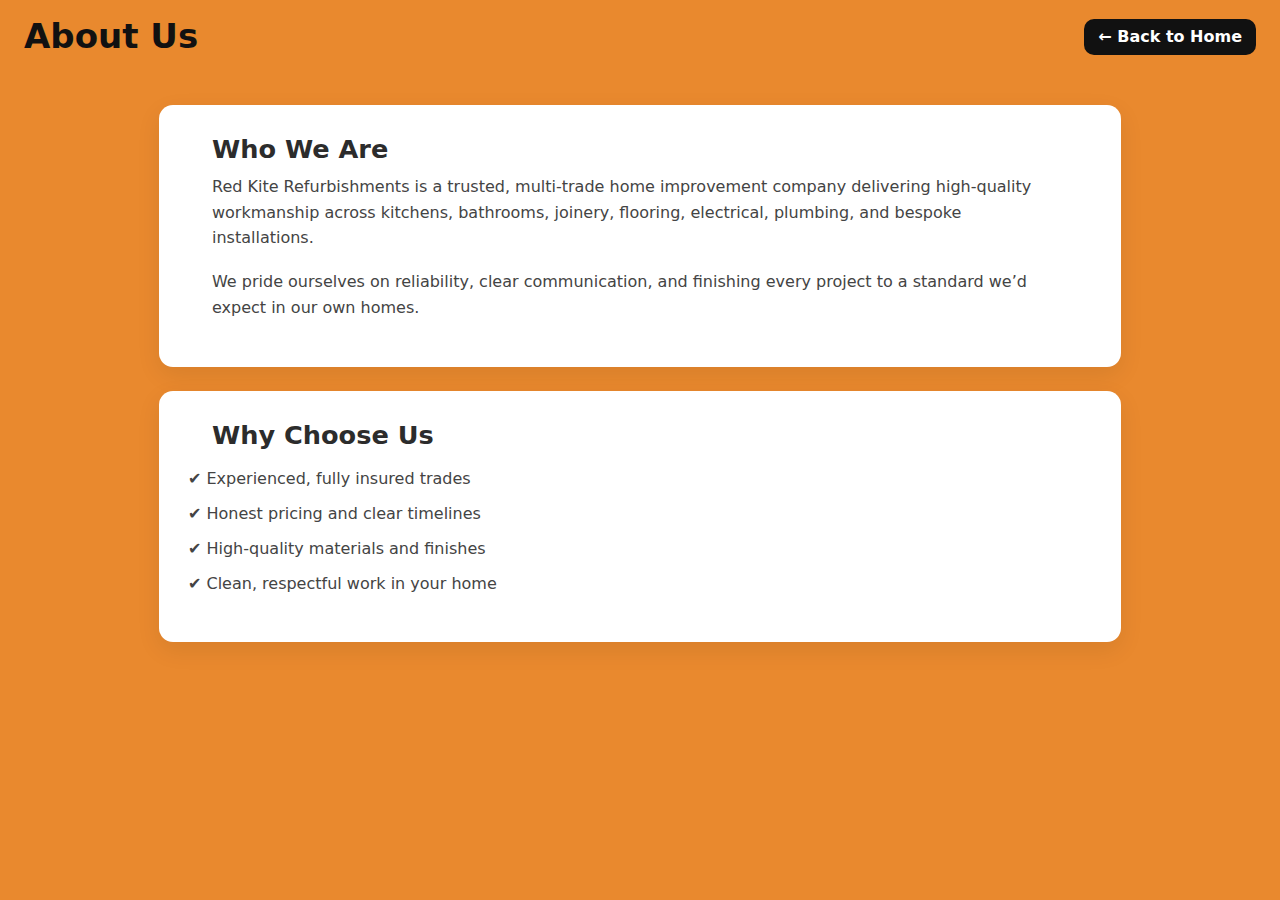
<file: about_us.html>
<!DOCTYPE html>
<html lang="en">
<head>
  <meta charset="UTF-8">
  <meta name="viewport" content="width=device-width, initial-scale=1.0">
  <title>About Us | Red Kite Refurbishments</title>
  <link rel="stylesheet" href="style.css">
</head>

<body class="theme-about">
  <header class="topbar">
    <a href="index.html" class="back">← Back to Home</a>
    <h1>About Us</h1>
  </header>

  <main class="content">
    <section class="text-card">
      <h2>Who We Are</h2>
      <p>
        Red Kite Refurbishments is a trusted, multi-trade home improvement company
        delivering high-quality workmanship across kitchens, bathrooms, joinery,
        flooring, electrical, plumbing, and bespoke installations.
      </p>
      <p>
        We pride ourselves on reliability, clear communication, and finishing
        every project to a standard we’d expect in our own homes.
      </p>
    </section>

    <section class="text-card">
      <h2>Why Choose Us</h2>
      <ul class="about-list">
        <li>✔ Experienced, fully insured trades</li>
        <li>✔ Honest pricing and clear timelines</li>
        <li>✔ High-quality materials and finishes</li>
        <li>✔ Clean, respectful work in your home</li>
      </ul>
    </section>
  </main>
</body>
</html>
</file>
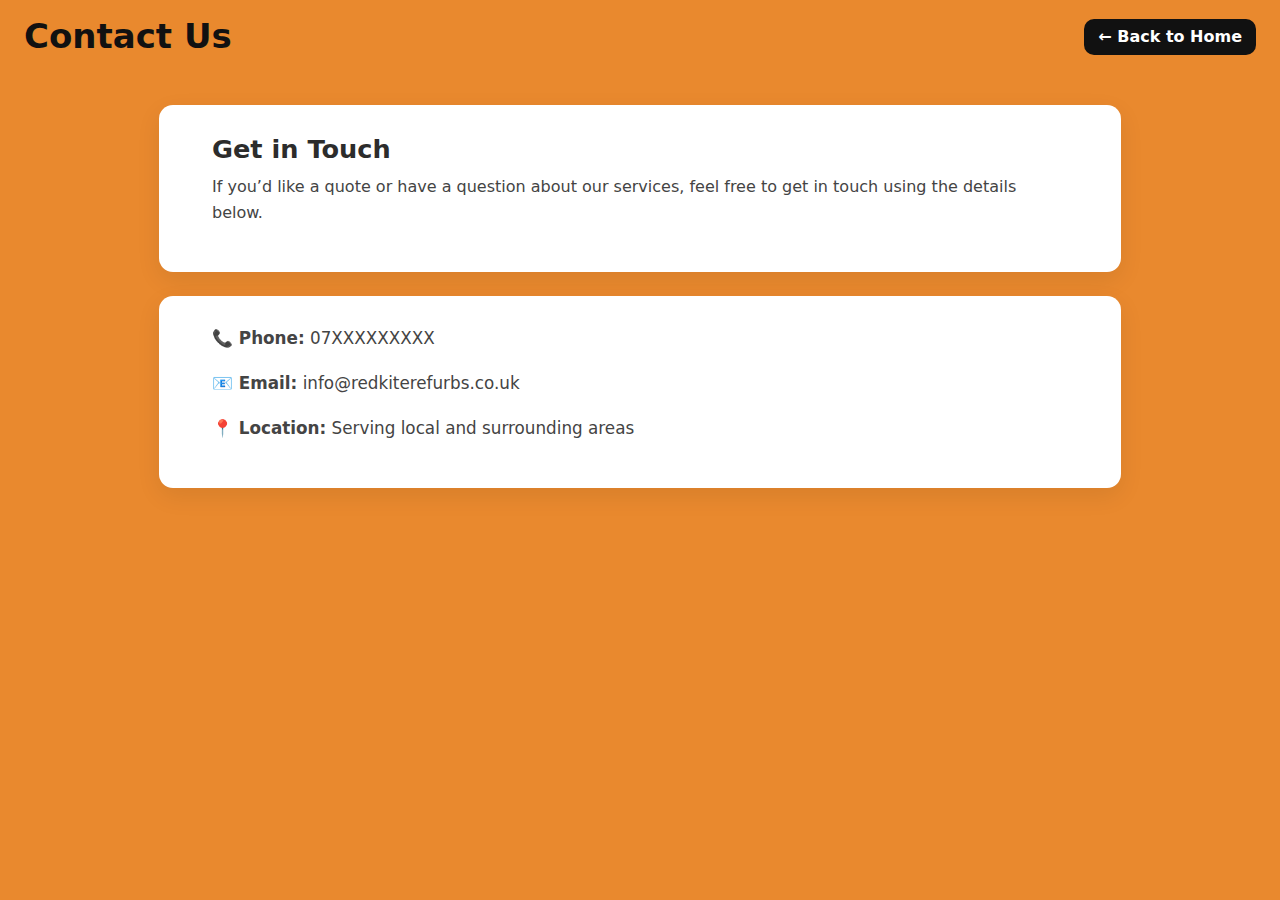
<file: contact_us.html>
<!DOCTYPE html>
<html lang="en">
<head>
  <meta charset="UTF-8">
  <meta name="viewport" content="width=device-width, initial-scale=1.0">
  <title>Contact Us | Red Kite Refurbishments</title>
  <link rel="stylesheet" href="style.css">
</head>

<body class="theme-contact">
  <header class="topbar">
    <a href="index.html" class="back">← Back to Home</a>
    <h1>Contact Us</h1>
  </header>

  <main class="content">
    <section class="text-card">
      <h2>Get in Touch</h2>
      <p>
        If you’d like a quote or have a question about our services,
        feel free to get in touch using the details below.
      </p>
    </section>

    <section class="text-card contact-card">
      <p><strong>📞 Phone:</strong> 07XXXXXXXXX</p>
      <p><strong>📧 Email:</strong> info@redkiterefurbs.co.uk</p>
      <p><strong>📍 Location:</strong> Serving local and surrounding areas</p>
    </section>
  </main>
</body>
</html>
</file>
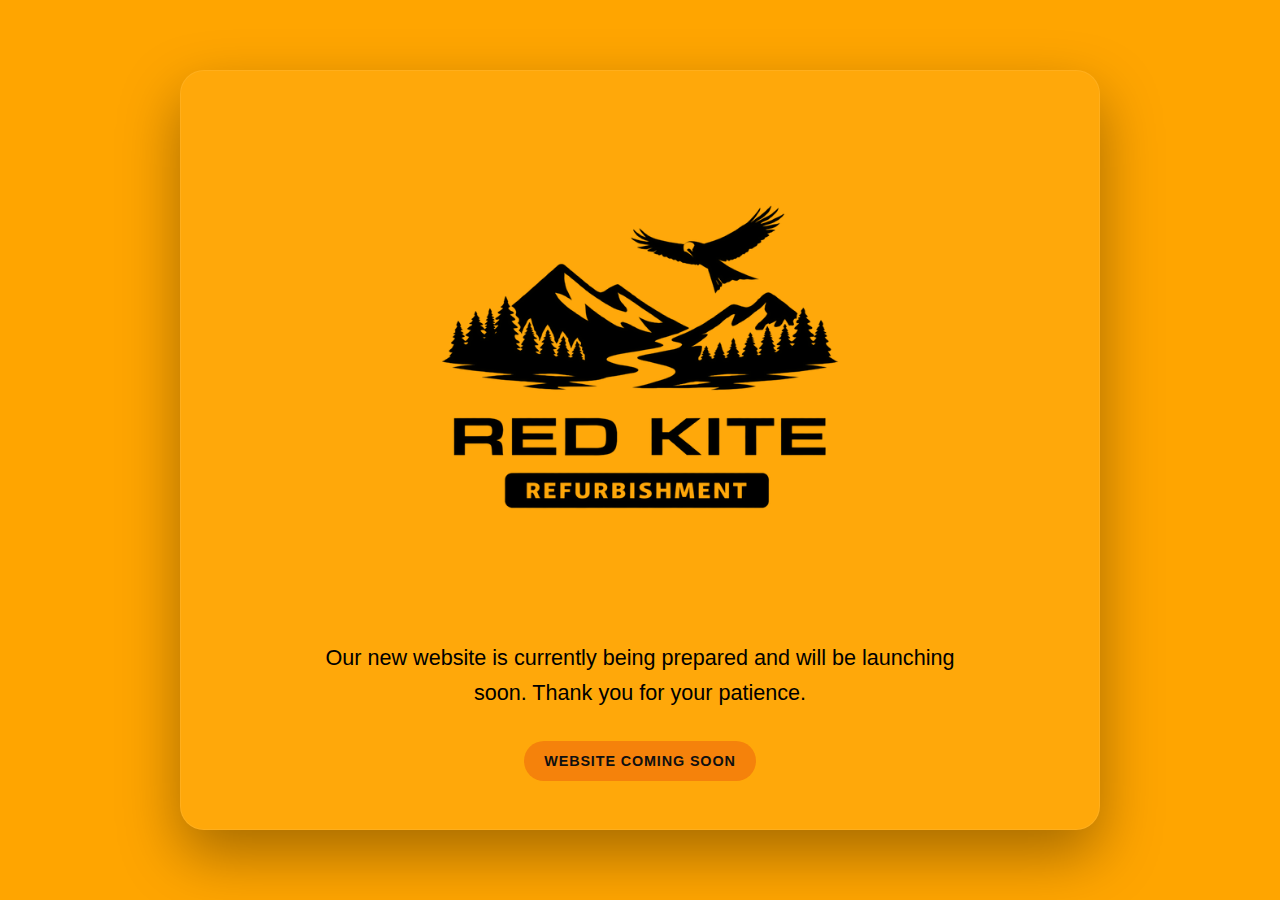
<file: holdingPage.html>
<!DOCTYPE html>
<html lang="en">
<head>
  <meta charset="UTF-8" />
  <meta name="viewport" content="width=device-width, initial-scale=1.0" />
  <title>Red Kite Refurbishments</title>
  <style>
    :root {
      --orange: #f5820b;
      --black: #0f0f10;
      --red: #d7261e;
      --white: #ffffff;
      --muted: #d7d7d7;
    }

    * {
      box-sizing: border-box;
    }

    body {
      margin: 0;
      min-height: 100vh;
      font-family: Arial, Helvetica, sans-serif;
      background: linear-gradient(135deg, orange 0%, orange 100%);
      color: var(--white);
      display: flex;
      align-items: center;
      justify-content: center;
      padding: 24px;
    }

    .card {
      width: 100%;
      max-width: 920px;
      background: rgba(255, 255, 255, 0.04);
      border: 1px solid rgba(255, 255, 255, 0.08);
      border-radius: 24px;
      overflow: hidden;
      box-shadow: 0 25px 60px rgba(0, 0, 0, 0.35);
    }

    /* .top-bar {
      height: 12px;
      background: linear-gradient(90deg, var(--orange) 0%, var(--red) 100%);
    } */

    .content {
      padding: 48px 32px;
      text-align: center;
    }

    .logo-wrap {
      display: inline-flex;
      flex-direction: column;
      align-items: center;
      gap: 1px;
      margin-bottom: 1px;
    }

    .kite {
      width: 150px;
      height: auto;
      display: block;
    }

    h1 {
      margin: 0;
      line-height: 0.95;
      font-size: clamp(2.4rem, 7vw, 5rem);
      letter-spacing: 0.04em;
      font-weight: 900;
      text-transform: uppercase;
    }

    .red {
      color: var(--red);
    }

    .orange {
      color: var(--orange);
    }

    .message {
      max-width: 680px;
      margin: 18px auto 0;
      font-size: clamp(1.05rem, 2.4vw, 1.35rem);
      color: black;
      line-height: 1.6;
    }

    .badge {
      display: inline-block;
      margin-top: 30px;
      padding: 12px 20px;
      border-radius: 999px;
      background: var(--orange);
      color: var(--black);
      font-weight: 800;
      text-transform: uppercase;
      letter-spacing: 0.06em;
      font-size: 0.9rem;
    }

    /* .footer {
      border-top: 1px solid rgba(255, 255, 255, 0.08);
      padding: 18px 24px;
      text-align: center;
      color: #bcbcbc;
      font-size: 0.95rem;
      background: rgba(255, 255, 255, 0.02);
    } */

    @media (max-width: 640px) {
      .content {
        padding: 36px 20px;
      }

      .kite {
        width: 110px;
      }

      .footer {
        font-size: 0.85rem;
      }
    }
  </style>
</head>
<body>
  <main class="card">
    <div class="top-bar"></div>
    <section class="content">
      <div class="logo-wrap">
        <img src="images\logos\red_kite_transparent_logo.png" alt="Description of image">
          <path fill="#f5820b" d="M22 61c18-5 31-17 42-31-3 11-7 19-13 29 17-6 27-17 38-32-3 14-8 24-17 35 10-2 20-5 29-10 13-6 26-9 40-9 11 0 20 2 29 7 8 4 17 6 29 6 12 0 22-2 31-5-8 8-18 14-29 18 14 2 28 0 41-4-10 12-25 20-43 23-14 2-28 1-40-4-9-4-18-5-28-4-8 1-15 4-23 9l-27 17 13-19c-16 2-29 0-39-5-11-6-20-13-33-21Z"/>
        </svg>
        
      </div>

      <p class="message">
        Our new website is currently being prepared and will be launching soon.
        Thank you for your patience.
      </p>

      <div class="badge">Website Coming Soon</div>
    </section>
    <!-- <div class="footer">Red Kite Refurbishments</div> -->
  </main>
</body>
</html>
</file>
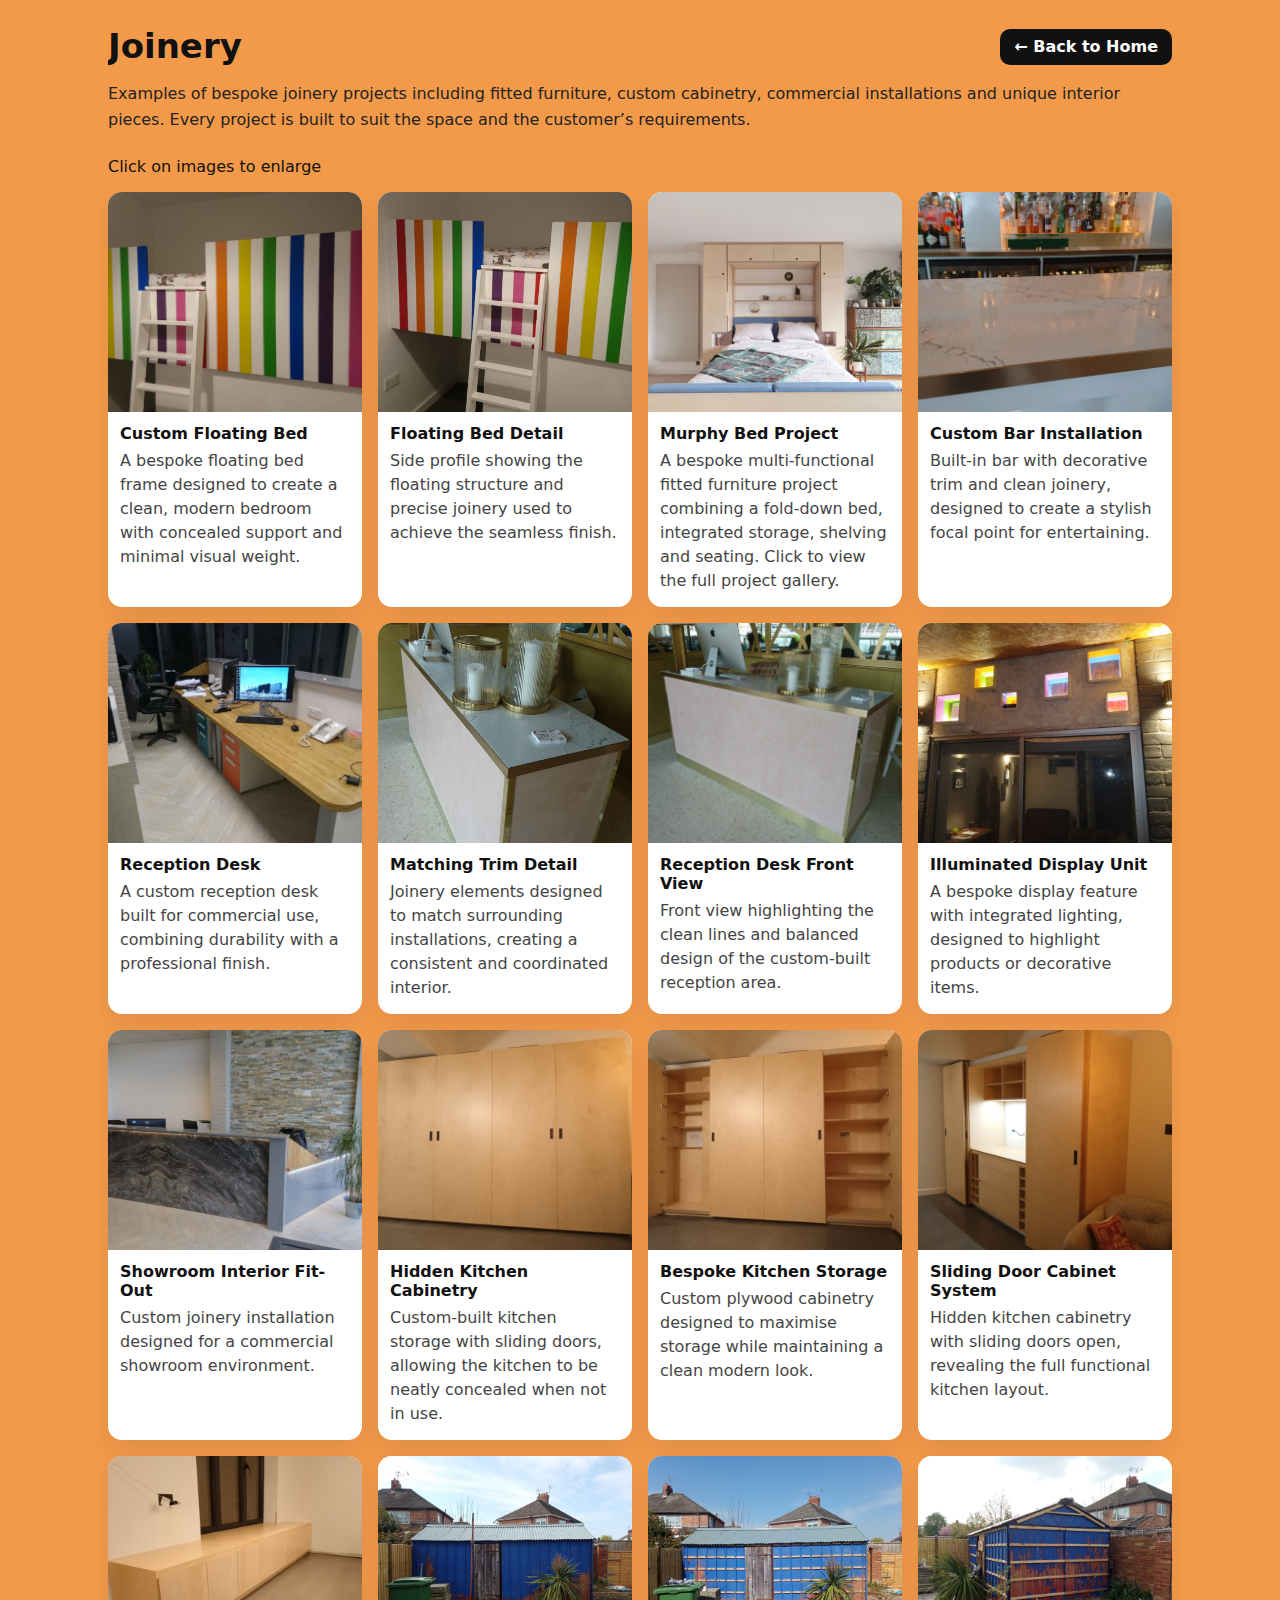
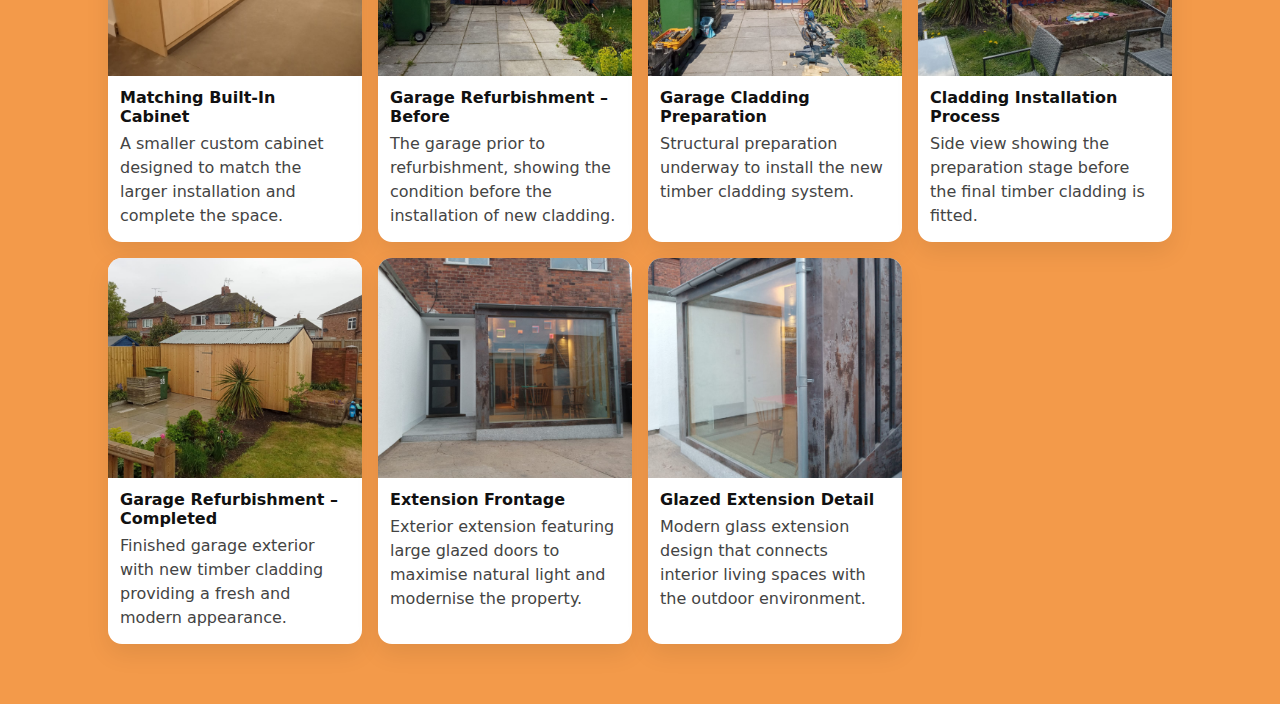
<file: joinery.html>
<!DOCTYPE html>
<html lang="en">
<head>
  <meta charset="UTF-8" />
  <meta name="viewport" content="width=device-width, initial-scale=1.0" />
  <title>Joinery | Red Kite Refurbishments</title>
  <link rel="stylesheet" href="style.css?v=20260117">
</head>

<body class="theme-joinery">
  <div class="page">
    <div class="topbar">
      <h1>Joinery</h1>
      <a class="back" href="index.html">← Back to Home</a>
    </div>

    <p class="intro">
      Examples of bespoke joinery projects including fitted furniture, custom cabinetry, commercial installations and unique interior pieces.  
      Every project is built to suit the space and the customer’s requirements.
    </p>

    <p>Click on images to enlarge</p>

    <div class="gallery">

      <figure>
        <img class="lightbox-img" src="images/example_images/custom_floating_bed_landscape.jpeg" alt="Custom floating bed wide view">
        <figcaption>
          <strong>Custom Floating Bed</strong>
          <span>A bespoke floating bed frame designed to create a clean, modern bedroom with concealed support and minimal visual weight.</span>
        </figcaption>
      </figure>

      <figure>
        <img class="lightbox-img" src="images/example_images/custom_floating_bed_profile.jpeg" alt="Custom floating bed profile view">
        <figcaption>
          <strong>Floating Bed Detail</strong>
          <span>Side profile showing the floating structure and precise joinery used to achieve the seamless finish.</span>
        </figcaption>
      </figure>

    <figure class="project-feature">
  <a href="murphy_bed_project.html" aria-label="Open Murphy Bed Project gallery page">
    <img class="lightbox-img" src="images/example_images/murphy_bed.png" alt="Murphy bed project">
  </a>
  <figcaption>
    <strong>Murphy Bed Project</strong>
    <span>A bespoke multi-functional fitted furniture project combining a fold-down bed, integrated storage, shelving and seating. Click to view the full project gallery.</span>
  </figcaption>
</figure>

      <figure>
        <img class="lightbox-img" src="images/example_images/bar_with_trim.jpeg" alt="Bar with trim details">
        <figcaption>
          <strong>Custom Bar Installation</strong>
          <span>Built-in bar with decorative trim and clean joinery, designed to create a stylish focal point for entertaining.</span>
        </figcaption>
      </figure>

      <figure>
        <img class="lightbox-img" src="images/example_images/reception_desk.jpeg" alt="Reception desk">
        <figcaption>
          <strong>Reception Desk</strong>
          <span>A custom reception desk built for commercial use, combining durability with a professional finish.</span>
        </figcaption>
      </figure>

      <figure>
        <img class="lightbox-img" src="images/example_images/reception_desk_match_bar_trim.jpeg" alt="Reception desk matched trim">
        <figcaption>
          <strong>Matching Trim Detail</strong>
          <span>Joinery elements designed to match surrounding installations, creating a consistent and coordinated interior.</span>
        </figcaption>
      </figure>

      <figure>
        <img class="lightbox-img" src="images/example_images/reception_desk_match_bar_trim_front.jpeg" alt="Reception desk front view">
        <figcaption>
          <strong>Reception Desk Front View</strong>
          <span>Front view highlighting the clean lines and balanced design of the custom-built reception area.</span>
        </figcaption>
      </figure>

      <figure>
        <img class="lightbox-img" src="images/example_images/light_box_display.jpeg" alt="Light box display">
        <figcaption>
          <strong>Illuminated Display Unit</strong>
          <span>A bespoke display feature with integrated lighting, designed to highlight products or decorative items.</span>
        </figcaption>
      </figure>

      <figure>
        <img class="lightbox-img" src="images/example_images/showroom.jpeg" alt="Showroom fit-out">
        <figcaption>
          <strong>Showroom Interior Fit-Out</strong>
          <span>Custom joinery installation designed for a commercial showroom environment.</span>
        </figcaption>
      </figure>

      <figure>
        <img class="lightbox-img" src="images/example_images/cabinetry_installation_doors_closed.jpeg" alt="Cabinetry with sliding doors shut">
        <figcaption>
          <strong>Hidden Kitchen Cabinetry</strong>
          <span>Custom-built kitchen storage with sliding doors, allowing the kitchen to be neatly concealed when not in use.</span>
        </figcaption>
      </figure>

      <figure>
        <img class="lightbox-img" src="images/example_images/cabinetry_installation.jpeg" alt="Cabinetry with plywood finish">
        <figcaption>
          <strong>Bespoke Kitchen Storage</strong>
          <span>Custom plywood cabinetry designed to maximise storage while maintaining a clean modern look.</span>
        </figcaption>
      </figure>

      <figure>
        <img class="lightbox-img" src="images/example_images/cabinetry_installation_sliding_doors_open.jpeg" alt="Cabinetry with sliding doors open">
        <figcaption>
          <strong>Sliding Door Cabinet System</strong>
          <span>Hidden kitchen cabinetry with sliding doors open, revealing the full functional kitchen layout.</span>
        </figcaption>
      </figure>

      <figure>
        <img class="lightbox-img" src="images/example_images/smaller_cabinetry_inst.jpeg" alt="smaller matching cabinetry custom fit">
        <figcaption>
          <strong>Matching Built-In Cabinet</strong>
          <span>A smaller custom cabinet designed to match the larger installation and complete the space.</span>
        </figcaption>
      </figure>

      <figure>
        <img class="lightbox-img" src="images/example_images/garage_cladding_before_front.jpeg" alt="Garage before picture">
        <figcaption>
          <strong>Garage Refurbishment – Before</strong>
          <span>The garage prior to refurbishment, showing the condition before the installation of new cladding.</span>
        </figcaption>
      </figure>

      <figure>
        <img class="lightbox-img" src="images/example_images/garage_cladding_during_front.jpeg" alt="Garage during refurbishment">
        <figcaption>
          <strong>Garage Cladding Preparation</strong>
          <span>Structural preparation underway to install the new timber cladding system.</span>
        </figcaption>
      </figure>

      <figure>
        <img class="lightbox-img" src="images/example_images/garage_cladding_during_side.jpeg" alt="Garage during refurbishment side view">
        <figcaption>
          <strong>Cladding Installation Process</strong>
          <span>Side view showing the preparation stage before the final timber cladding is fitted.</span>
        </figcaption>
      </figure>

      <figure>
        <img class="lightbox-img" src="images/example_images/garage_cladding_after.jpeg" alt="Garage refurbishment finished">
        <figcaption>
          <strong>Garage Refurbishment – Completed</strong>
          <span>Finished garage exterior with new timber cladding providing a fresh and modern appearance.</span>
        </figcaption>
      </figure>

      <figure>
        <img class="lightbox-img" src="images/example_images/extention_front_glass_door.jpeg" alt="Front glass door extension">
        <figcaption>
          <strong>Extension Frontage</strong>
          <span>Exterior extension featuring large glazed doors to maximise natural light and modernise the property.</span>
        </figcaption>
      </figure>

      <figure>
        <img class="lightbox-img" src="images/example_images/extention_glass.jpeg" alt="Glass extension">
        <figcaption>
          <strong>Glazed Extension Detail</strong>
          <span>Modern glass extension design that connects interior living spaces with the outdoor environment.</span>
        </figcaption>
      </figure>

    </div>

  </div>

  <!-- Lightbox -->
  <div id="lightbox" class="lightbox" aria-hidden="true">
    <button class="lightbox-close" type="button" aria-label="Close">✕</button>
    <button class="lightbox-nav prev" type="button" aria-label="Previous image">‹</button>

    <img id="lightbox-img" alt="">

    <button class="lightbox-nav next" type="button" aria-label="Next image">›</button>
  </div>

  <script src="scripts.js?v=20260117" defer></script>
</body>
</html>
</file>
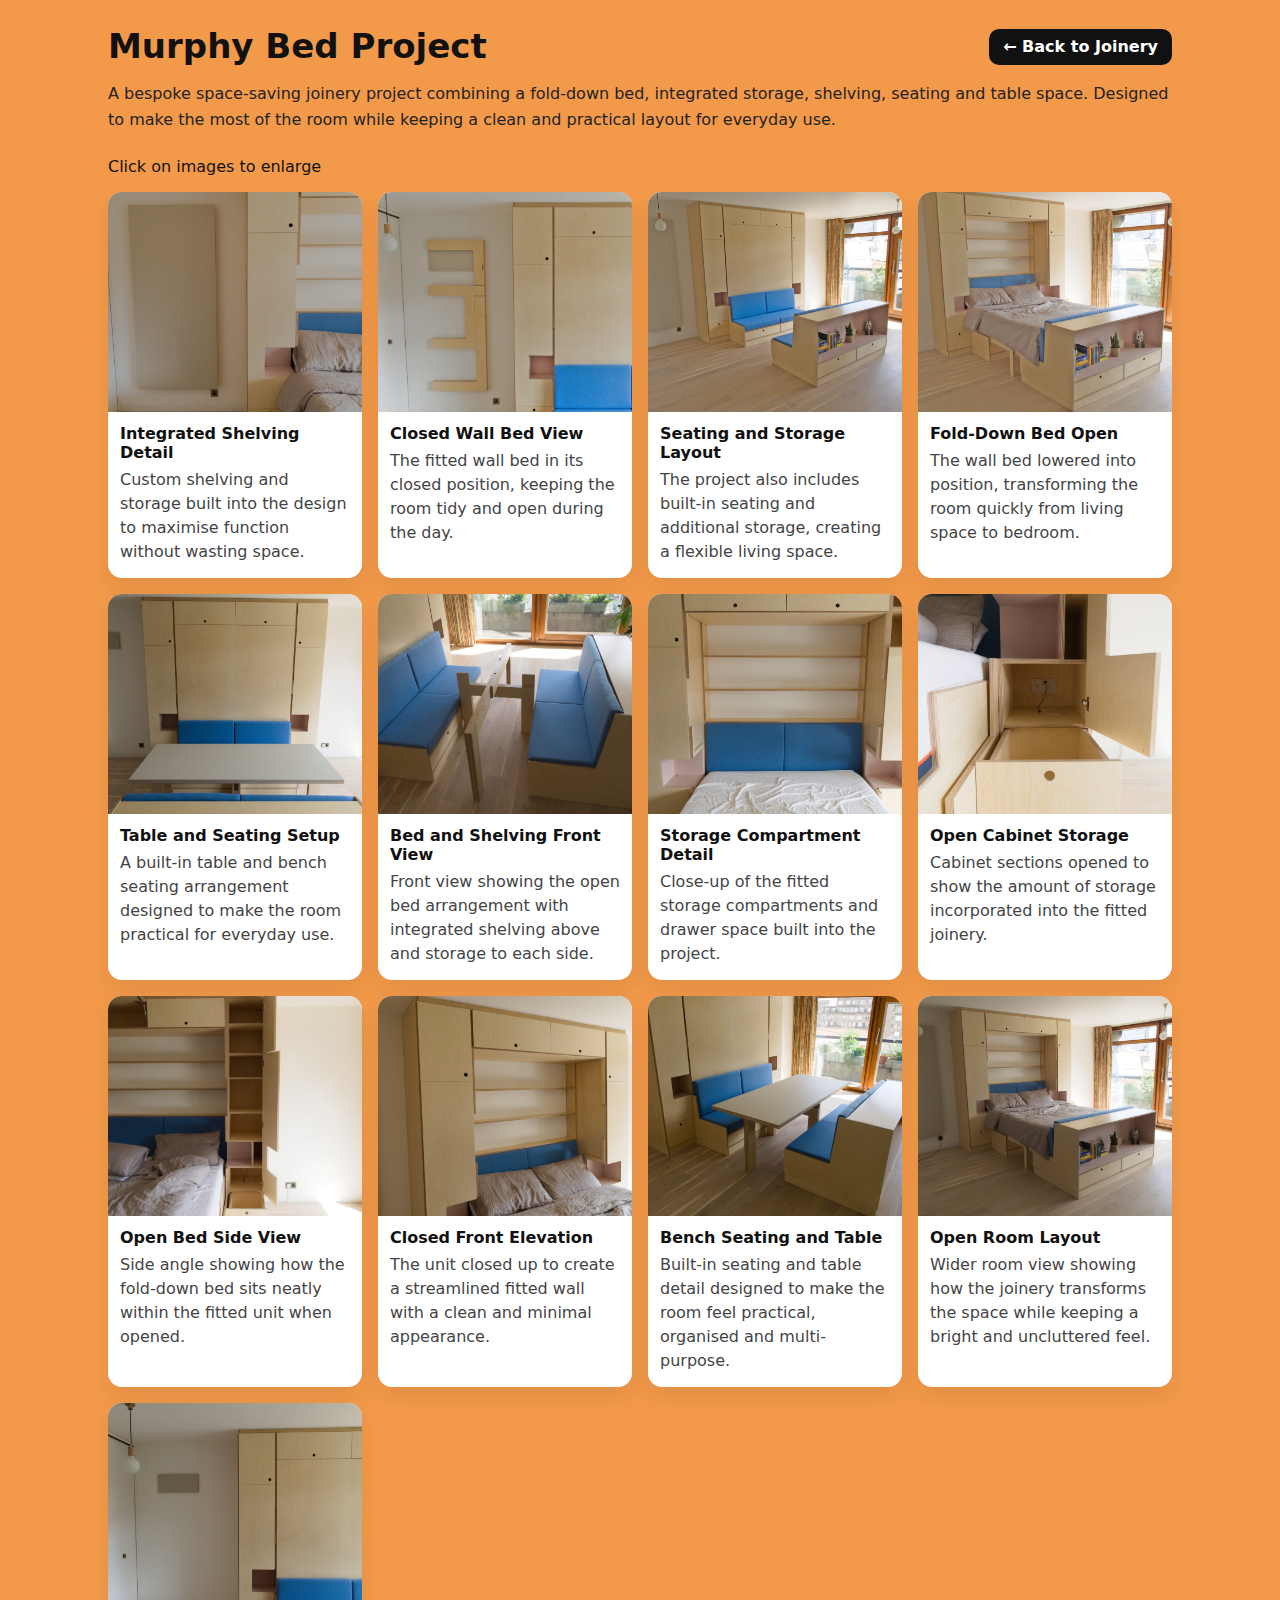
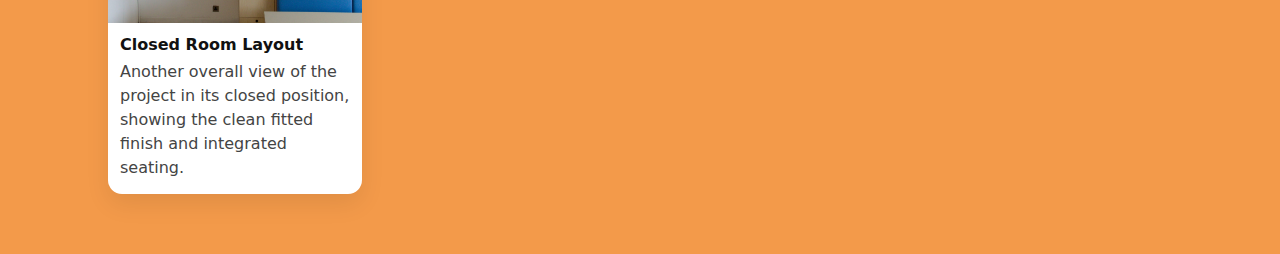
<file: murphy_bed_project.html>
<!DOCTYPE html>
<html lang="en">
<head>
  <meta charset="UTF-8" />
  <meta name="viewport" content="width=device-width, initial-scale=1.0" />
  <title>Murphy Bed Project | Red Kite Refurbishments</title>
  <link rel="stylesheet" href="style.css?v=20260117">
</head>

<body class="theme-joinery">
  <div class="page">
    <div class="topbar">
      <h1>Murphy Bed Project</h1>
      <a class="back" href="joinery.html">← Back to Joinery</a>
    </div>

    <p class="intro">
      A bespoke space-saving joinery project combining a fold-down bed, integrated storage, shelving, seating and table space. 
      Designed to make the most of the room while keeping a clean and practical layout for everyday use.
    </p>

    <p>Click on images to enlarge</p>

    <div class="gallery">

      <figure>
        <img class="lightbox-img" src="images/example_images/murphy_bed_project/WhatsApp Image 2026-03-09 at 17.21.19.jpeg" alt="Murphy bed project closed view">
        <figcaption>
          <strong>Integrated Shelving Detail</strong>
          <span>Custom shelving and storage built into the design to maximise function without wasting space.</span>
        </figcaption>
      </figure>

      <figure>
        <img class="lightbox-img" src="images/example_images/murphy_bed_project/WhatsApp Image 2026-03-09 at 17.21.05.jpeg" alt="Murphy bed project shelving detail">
        <figcaption>
          <strong>Closed Wall Bed View</strong>
          <span>The fitted wall bed in its closed position, keeping the room tidy and open during the day. </span>
        </figcaption>
      </figure>

      <figure>
        <img class="lightbox-img" src="images/example_images/murphy_bed_project/WhatsApp Image 2026-03-09 at 17.21.07 (1).jpeg" alt="Murphy bed project seating area">
        <figcaption>
          <strong>Seating and Storage Layout</strong>
          <span>The project also includes built-in seating and additional storage, creating a flexible living space.</span>
        </figcaption>
      </figure>

      <figure>
        <img class="lightbox-img" src="images/example_images/murphy_bed_project/WhatsApp Image 2026-03-09 at 17.21.08.jpeg" alt="Murphy bed project bed opened">
        <figcaption>
          <strong>Fold-Down Bed Open</strong>
          <span>The wall bed lowered into position, transforming the room quickly from living space to bedroom.</span>
        </figcaption>
      </figure>

      <figure>
        <img class="lightbox-img" src="images/example_images/murphy_bed_project/WhatsApp Image 2026-03-09 at 17.21.17.jpeg" alt="Murphy bed project dining table setup">
        <figcaption>
          <strong>Table and Seating Setup</strong>
          <span>A built-in table and bench seating arrangement designed to make the room practical for everyday use.</span>
        </figcaption>
      </figure>

      <figure>
        <img class="lightbox-img" src="images/example_images/murphy_bed_project/WhatsApp Image 2026-03-09 at 17.21.18 (3).jpeg" alt="Murphy bed project bed and shelving front view">
        <figcaption>
          <strong>Bed and Shelving Front View</strong>
          <span>Front view showing the open bed arrangement with integrated shelving above and storage to each side.</span>
        </figcaption>
      </figure>

      <figure>
        <img class="lightbox-img" src="images/example_images/murphy_bed_project/WhatsApp Image 2026-03-09 at 17.21.18 (9).jpeg" alt="Murphy bed project storage detail">
        <figcaption>
          <strong>Storage Compartment Detail</strong>
          <span>Close-up of the fitted storage compartments and drawer space built into the project.</span>
        </figcaption>
      </figure>

      <figure>
        <img class="lightbox-img" src="images/example_images/murphy_bed_project/WhatsApp Image 2026-03-09 at 17.21.18 (10).jpeg" alt="Murphy bed project cabinet doors open">
        <figcaption>
          <strong>Open Cabinet Storage</strong>
          <span>Cabinet sections opened to show the amount of storage incorporated into the fitted joinery.</span>
        </figcaption>
      </figure>

      <figure>
        <img class="lightbox-img" src="images/example_images/murphy_bed_project/WhatsApp Image 2026-03-09 at 17.21.18 (11).jpeg" alt="Murphy bed project side view open">
        <figcaption>
          <strong>Open Bed Side View</strong>
          <span>Side angle showing how the fold-down bed sits neatly within the fitted unit when opened.</span>
        </figcaption>
      </figure>

      <figure>
        <img class="lightbox-img" src="images/example_images/murphy_bed_project/WhatsApp Image 2026-03-09 at 17.21.18 (14).jpeg" alt="Murphy bed project closed front view">
        <figcaption>
          <strong>Closed Front Elevation</strong>
          <span>The unit closed up to create a streamlined fitted wall with a clean and minimal appearance.</span>
        </figcaption>
      </figure>

      <figure>
        <img class="lightbox-img" src="images/example_images/murphy_bed_project/WhatsApp Image 2026-03-09 at 17.21.18.jpeg" alt="Murphy bed project table and seating">
        <figcaption>
          <strong>Bench Seating and Table</strong>
          <span>Built-in seating and table detail designed to make the room feel practical, organised and multi-purpose.</span>
        </figcaption>
      </figure>

      <figure>
        <img class="lightbox-img" src="images/example_images/murphy_bed_project/WhatsApp Image 2026-03-09 at 17.21.19 (3).jpeg" alt="Murphy bed project open room view">
        <figcaption>
          <strong>Open Room Layout</strong>
          <span>Wider room view showing how the joinery transforms the space while keeping a bright and uncluttered feel.</span>
        </figcaption>
      </figure>

      <figure>
        <img class="lightbox-img" src="images/example_images/murphy_bed_project/WhatsApp Image 2026-03-09 at 17.21.19 (4).jpeg" alt="Murphy bed project closed room view">
        <figcaption>
          <strong>Closed Room Layout</strong>
          <span>Another overall view of the project in its closed position, showing the clean fitted finish and integrated seating.</span>
        </figcaption>
      </figure>

    </div>
  </div>

  <div id="lightbox" class="lightbox" aria-hidden="true">
    <button class="lightbox-close" type="button" aria-label="Close">✕</button>
    <button class="lightbox-nav prev" type="button" aria-label="Previous image">‹</button>
    <img id="lightbox-img" alt="">
    <button class="lightbox-nav next" type="button" aria-label="Next image">›</button>
  </div>

  <script src="scripts.js?v=20260117" defer></script>
</body>
</html>
</file>
<file: style.css>
:root {
  --orange-left: #e9892e;
  --yellow: #f2f447;
  --green: #00c788;
  --brown: #b45212;
  --orange-tile: #f39a4a;
  --text: #111;
}

* { box-sizing: border-box; }

body {
  margin: 0;
  font-family: system-ui, -apple-system, Segoe UI, Roboto, Arial, sans-serif;
  color: var(--text);
  background: #fff;
}

/* HERO */
.hero {
  display: grid;
  grid-template-columns: 38% 62%;
  min-height: 640px;
  height: 80vh;
}

.brand {
  background: var(--orange-left);
  position: relative;
  display: flex;
  align-items: center;
  justify-content: center;
  padding: 24px;
}

/* Logo scales as a percentage of the orange panel */
.logo {
  width: 100%;
  display: flex;
  justify-content: center;
}

.logo img {
  height: auto;
  width: clamp(220px, 70%, 680px);
  max-width: 100%;
}

.menu {
  position: absolute;
  top: 20px;
  right: 20px;
  z-index: 200;
}

.menu-btn {
  width: 54px;
  height: 54px;
  border: 3px solid #111;
  border-radius: 10px;
  background: transparent;
  cursor: pointer;
  padding: 0;
}

.menu-btn span {
  display: block;
  width: 28px;
  height: 4px;
  background: #111;
  margin: 6px auto;
  border-radius: 999px;
}

.menu-btn,
.menu-btn span {
  transition: width 0.2s ease, height 0.2s ease, margin 0.2s ease, border-width 0.2s ease;
}

.dropdown {
  position: absolute;
  top: 64px;
  right: 0;
  min-width: 240px;
  background: #111;
  border-radius: 12px;
  padding: 10px;
  display: none;
  box-shadow: 0 12px 30px rgba(0, 0, 0, 0.25);
}

.dropdown.open { display: block; }

.dropdown a {
  display: block;
  padding: 12px 12px;
  border-radius: 10px;
  color: #fff;
  text-decoration: none;
  font-weight: 800;
  letter-spacing: 0.3px;
}

.dropdown a:hover,
.dropdown a:focus-visible {
  outline: none;
  background: rgba(255, 255, 255, 0.12);
}

.tiles {
  display: grid;
  grid-template-columns: 1fr 1fr;
  grid-auto-rows: 1fr;
}

.tile {
  display: flex;
  align-items: center;
  justify-content: center;
  text-decoration: none;
  color: #111;
  font-weight: 900;
  font-size: clamp(22px, 2.3vw, 40px);
  transition: transform 0.08s ease, filter 0.08s ease;
}

.tile {
  border-radius: 18px;
  overflow: hidden; /* this is what clips the image corners */
  position: relative;
}

/* HOME TILES: touching, no white border */
.tiles {
  gap: 0;
  padding: 0;
}



.tile:hover { filter: brightness(0.96); }
.tile:active { transform: scale(0.98); }

/* Tile colours */
.kitchens { background: var(--yellow); }
.bathrooms { background: var(--green); }
.garage { background: var(--brown); }
.composite { background: var(--orange-tile); }
.plumbing { background: var(--green); }
.electrical { background: var(--yellow); }
.joinery { background: var(--orange-tile); }
.flooring { background: var(--brown); }

/* Sections */
main { width: 100%; margin: 0; padding: 0; }

section {
  width: 100%;
  margin: 0;
  padding: 80px 0;
}

section > * {
  max-width: 1100px;
  margin-left: auto;
  margin-right: auto;
  padding: 0 24px;
  text-align: left;
}

section h2 {
  font-size: 34px;
  margin: 0 0 10px;
  color: #111;
}

section p {
  font-size: 18px;
  line-height: 1.6;
  max-width: 900px;
  margin: 0 0 18px;
}

/* Contact link */
a.contact-link,
a.contact-link:visited {
  color: #111;
  font-weight: 900;
  text-decoration: none;
}

a.contact-link:hover,
a.contact-link:focus-visible {
  text-decoration: underline;
  outline: none;
}

/* Section backgrounds (match tiles) */
#kitchens { background: var(--yellow); }
#bathrooms { background: var(--green); }
#garage-doors { background: var(--brown); }
#composite-doors { background: var(--orange-tile); }
#plumbing { background: var(--green); }
#electrical { background: var(--yellow); }
#joinery { background: var(--orange-tile); }
#flooring { background: var(--brown); }

/* Section slideshow */
.section-slideshow {
  display: block;
  width: 60%;
  margin: 18px auto 0;
  position: relative;
  text-decoration: none;

  /* remove the “layer/card” look */
  border-radius: 0;
  overflow: visible;
  box-shadow: none;
  background: transparent;
}

.section-slideshow img {
  width: 100%;
  height: 280px;
  object-fit: cover;
  display: block;

  border-radius: 18px;   /* keeps corners rounded */
  box-shadow: none; 
  opacity: 1;
  transition: opacity 0.9s ease;  /* fade speed */
}

.section-slideshow img.is-fading {
  opacity: 0;
}

@media (max-width: 900px) {
  .section-slideshow { width: 90%; }
}

@media (max-width: 600px) {
  .section-slideshow img { height: 220px; }
}


.section-slideshow .overlay {
  position: absolute;
  inset: 0;
  display: flex;
  align-items: center;
  justify-content: center;
  padding: 18px;
  text-align: center;
  background: rgba(0, 0, 0, 0.42);
  color: #fff;
  font-weight: 900;
  letter-spacing: 0.4px;
  opacity: 0;
  transition: opacity 0.18s ease;
}

.section-slideshow:hover .overlay,
.section-slideshow:focus-visible .overlay {
  opacity: 1;
}

/* Responsive: tiles below orange panel */
@media (max-width: 900px) {
  .hero {
    grid-template-columns: 1fr;
    height: auto;
  }

  .menu { top: 16px; right: 16px; }

  .menu-btn {
    width: 46px;
    height: 46px;
    border-width: 2.5px;
  }

  .menu-btn span {
    width: 24px;
    height: 3.5px;
    margin: 5px auto;
  }

  .tiles { min-height: 520px; }
}

@media (max-width: 600px) {
  .menu { top: 14px; right: 14px; }

  .menu-btn {
    width: 40px;
    height: 40px;
    border-width: 2px;
  }

  .menu-btn span {
    width: 20px;
    height: 3px;
    margin: 4px auto;
  }

  .dropdown { min-width: 220px; }
}

/* =========================
   GALLERY PAGES
   ========================= */

/* Per-page theme background (match tiles on the home page) */
body.theme-kitchens { background: var(--yellow); }
body.theme-bathrooms { background: var(--green); }
body.theme-garage { background: var(--brown); }
body.theme-composite { background: var(--orange-tile); }
body.theme-plumbing { background: var(--green); }
body.theme-electrical { background: var(--yellow); }
body.theme-joinery { background: var(--orange-tile); }
body.theme-flooring { background: var(--brown); }

.page {
  max-width: 1100px;
  margin: 0 auto;
  padding: 28px 18px 60px;
}

/* Keep title + back button on one line as long as possible */
.topbar {
  display: flex;
  align-items: center;
  justify-content: space-between;
  gap: 10px;

 /* padding: 18px 24px;   ⬅ adds space from top & sides */
}


.topbar h1 {
  margin: 0;
  min-width: 0;
  font-size: clamp(20px, 4.2vw, 34px);
  line-height: 1.1;
  white-space: nowrap;
  overflow: hidden;
  text-overflow: ellipsis;
}

.back {
  flex: 0 0 auto;
  display: inline-block;
  padding: clamp(6px, 1.4vw, 10px) clamp(10px, 2vw, 14px);
  border-radius: 10px;
  background: #111;
  color: #fff;
  text-decoration: none;
  font-weight: 800;
  font-size: clamp(12px, 2.2vw, 16px);
  line-height: 1;
  white-space: nowrap;
}

.back:hover,
.back:focus-visible {
  filter: brightness(1.05);
  outline: none;
}

.intro {
  margin: 16px 0 24px;
  color: #222;
  line-height: 1.6;
}

.gallery {
  display: grid;
  grid-template-columns: repeat(auto-fit, minmax(240px, 1fr));
  gap: 16px;
}

figure {
  margin: 0;
  background: #fff;
  border-radius: 14px;
  overflow: hidden;
  box-shadow: 0 10px 25px rgba(0, 0, 0, 0.08);
}

figure img {
  width: 100%;
  height: 220px;
  object-fit: cover;
  display: block;
}

figcaption {
  padding: 12px 12px 14px;
}

figcaption strong {
  display: block;
  margin-bottom: 6px;
}

figcaption span {
  display: block;
  color: #444;
  line-height: 1.5;
}

/* If the screen is extremely narrow, allow wrapping rather than breaking layout */
@media (max-width: 360px) {
  .topbar { flex-wrap: wrap; }
  .topbar h1 { white-space: normal; }
}

/* =====================
   ABOUT & CONTACT PAGES
   ===================== */

.theme-about {
  background: #f6f4ef; /* warm neutral */
}

.theme-contact {
  background: #eef2f1; /* soft grey-green */
}

.content {
  max-width: 1000px;
  margin: 0 auto;
  padding: 2rem 1.2rem 3rem;
}

.text-card {
  background: #ffffff;
  border-radius: 14px;
  padding: 1.8rem;
  margin-bottom: 1.5rem;
  box-shadow: 0 8px 24px rgba(0,0,0,0.08);
}

.text-card h2 {
  margin-top: 0;
  color: #2c2c2c;
  font-size: clamp(1.3rem, 2.5vw, 1.6rem);
}

.text-card p,
.text-card li {
  font-size: 1rem;
  line-height: 1.6;
  color: #444;
}

.about-list {
  list-style: none;
  padding-left: 0;
}

.about-list li {
  margin-bottom: 0.6rem;
}

.contact-card p {
  font-size: 1.05rem;
}

/* About page: title left, back button right */
.theme-about .topbar {
  flex-direction: row;
}

.theme-about .topbar h1 {
  order: 1;
}

.theme-about .topbar .back {
  order: 2;
  margin-left: auto;
}

/* =========================
   ABOUT & CONTACT – ORANGE BACKGROUND
   ========================= */


.theme-about,
.theme-contact {
  background: var(--orange-left);
}


/* Ensure content cards still pop */
.theme-about .text-card,
.theme-contact .text-card {
  background: #ffffff;
}

/* Top bar contrast on orange */
.theme-about .topbar h1,
.theme-contact .topbar h1,
.theme-about .topbar .back,
.theme-contact .topbar .back {
  color: #ffffff;
}

/* Back button hover still visible */
.theme-about .topbar .back:hover,
.theme-contact .topbar .back:hover {
  background: rgba(255, 255, 255, 0.15);
}


/* Home page tiles – square, no rounding */
.tiles .tile {
  border-radius: 0;
  overflow: visible;
}

/* About & Contact topbar layout: title left, back button right */
.theme-about .topbar,
.theme-contact .topbar {
  display: flex;
  align-items: center;
}

.theme-about .topbar h1,
.theme-contact .topbar h1 {
  order: 1;
}

.theme-about .topbar .back,
.theme-contact .topbar .back {
  order: 2;
  margin-left: auto; /* pushes button to the right */
}

/* About + Contact only: space from top & sides */
.theme-about .topbar,
.theme-contact .topbar {
  padding: 18px 24px;
}

/* =====================
   IMAGE LIGHTBOX
   ===================== */

.lightbox {
  position: fixed;
  inset: 0;
  background: rgba(0, 0, 0, 0.9);
  display: none;
  align-items: center;
  justify-content: center;
  z-index: 9999;
  cursor: zoom-out;
}

.lightbox img {
  max-width: 95vw;
  max-height: 95vh;
  object-fit: contain;
  border-radius: 12px;
}

.lightbox.open {
  display: flex;
}


/* About page title should be black */
.theme-about .topbar h1 {
  color: #111;
}

.theme-contact .topbar h1 {
  color: #111;
}

/* =====================
   LIGHTBOX – WITH ARROWS
   ===================== */

.lightbox {
  position: fixed;
  inset: 0;
  background: rgba(0, 0, 0, 0.9);
  display: none;
  align-items: center;
  justify-content: center;
  z-index: 9999;
}

.lightbox.open {
  display: flex;
}

.lightbox img {
  max-width: 92vw;
  max-height: 92vh;
  object-fit: contain;
  border-radius: 12px;
}

/* nav arrows */
.lightbox-nav {
  position: absolute;
  top: 50%;
  transform: translateY(-50%);
  border: 0;
  background: rgba(255, 255, 255, 0.14);
  color: #fff;
  width: 52px;
  height: 52px;
  border-radius: 999px;
  cursor: pointer;
  font-size: 34px;
  line-height: 1;
  display: grid;
  place-items: center;
}

.lightbox-nav:hover {
  background: rgba(255, 255, 255, 0.22);
}

.lightbox-nav.prev { left: 14px; }
.lightbox-nav.next { right: 14px; }

/* close button */
.lightbox-close {
  position: absolute;
  top: 14px;
  right: 14px;
  border: 0;
  background: rgba(255, 255, 255, 0.14);
  color: #fff;
  width: 44px;
  height: 44px;
  border-radius: 999px;
  cursor: pointer;
  font-size: 20px;
  line-height: 1;
  display: grid;
  place-items: center;
}

.lightbox-close:hover {
  background: rgba(255, 255, 255, 0.22);
}

/* smaller screens */
@media (max-width: 600px) {
  .lightbox-nav {
    width: 44px;
    height: 44px;
    font-size: 28px;
  }
}


.project-link {
  text-decoration: none;
  color: inherit;
  display: block;
}

.project-link figure {
  height: 100%;
}

.project-link img {
  width: 100%;
  display: block;
}

.project-link:hover figure,
.project-link:focus figure {
  transform: translateY(-2px);
  transition: 0.2s ease;
}

.click-note {
  display: block;
  width: 100%;
  max-width: 900px;   /* match your slideshow image width if you set one */
  margin: 12px auto 0 auto;
  text-align: center;
  font-weight: 800;   /* very bold */
  font-size: 1.05rem;
  letter-spacing: 0.6px;
}
</file>
<file: public_html/style.css>
:root {
  --orange-left: #e9892e;
  --yellow: #f2f447;
  --green: #00c788;
  --brown: #b45212;
  --orange-tile: #f39a4a;
  --text: #111;
}

* { box-sizing: border-box; }

body {
  margin: 0;
  font-family: system-ui, -apple-system, Segoe UI, Roboto, Arial, sans-serif;
  color: var(--text);
  background: #fff;
}

/* HERO */
.hero {
  display: grid;
  grid-template-columns: 38% 62%;
  min-height: 640px;
  height: 80vh;
}

.brand {
  background: var(--orange-left);
  position: relative;
  display: flex;
  align-items: center;
  justify-content: center;
  padding: 24px;
}

/* Logo scales as a percentage of the orange panel */
.logo {
  width: 100%;
  display: flex;
  justify-content: center;
}

.logo img {
  height: auto;
  width: clamp(220px, 70%, 680px);
  max-width: 100%;
}

.menu {
  position: absolute;
  top: 20px;
  right: 20px;
  z-index: 200;
}

.menu-btn {
  width: 54px;
  height: 54px;
  border: 3px solid #111;
  border-radius: 10px;
  background: transparent;
  cursor: pointer;
  padding: 0;
}

.menu-btn span {
  display: block;
  width: 28px;
  height: 4px;
  background: #111;
  margin: 6px auto;
  border-radius: 999px;
}

.menu-btn,
.menu-btn span {
  transition: width 0.2s ease, height 0.2s ease, margin 0.2s ease, border-width 0.2s ease;
}

.dropdown {
  position: absolute;
  top: 64px;
  right: 0;
  min-width: 240px;
  background: #111;
  border-radius: 12px;
  padding: 10px;
  display: none;
  box-shadow: 0 12px 30px rgba(0, 0, 0, 0.25);
}

.dropdown.open { display: block; }

.dropdown a {
  display: block;
  padding: 12px 12px;
  border-radius: 10px;
  color: #fff;
  text-decoration: none;
  font-weight: 800;
  letter-spacing: 0.3px;
}

.dropdown a:hover,
.dropdown a:focus-visible {
  outline: none;
  background: rgba(255, 255, 255, 0.12);
}

.tiles {
  display: grid;
  grid-template-columns: 1fr 1fr;
  grid-auto-rows: 1fr;
}

.tile {
  display: flex;
  align-items: center;
  justify-content: center;
  text-decoration: none;
  color: #111;
  font-weight: 900;
  font-size: clamp(22px, 2.3vw, 40px);
  transition: transform 0.08s ease, filter 0.08s ease;
}

.tile {
  border-radius: 18px;
  overflow: hidden; /* this is what clips the image corners */
  position: relative;
}

/* HOME TILES: touching, no white border */
.tiles {
  gap: 0;
  padding: 0;
}



.tile:hover { filter: brightness(0.96); }
.tile:active { transform: scale(0.98); }

/* Tile colours */
.kitchens { background: var(--yellow); }
.bathrooms { background: var(--green); }
.garage { background: var(--brown); }
.composite { background: var(--orange-tile); }
.plumbing { background: var(--green); }
.electrical { background: var(--yellow); }
.joinery { background: var(--orange-tile); }
.flooring { background: var(--brown); }

/* Sections */
main { width: 100%; margin: 0; padding: 0; }

section {
  width: 100%;
  margin: 0;
  padding: 80px 0;
}

section > * {
  max-width: 1100px;
  margin-left: auto;
  margin-right: auto;
  padding: 0 24px;
  text-align: left;
}

section h2 {
  font-size: 34px;
  margin: 0 0 10px;
  color: #111;
}

section p {
  font-size: 18px;
  line-height: 1.6;
  max-width: 900px;
  margin: 0 0 18px;
}

/* Contact link */
a.contact-link,
a.contact-link:visited {
  color: #111;
  font-weight: 900;
  text-decoration: none;
}

a.contact-link:hover,
a.contact-link:focus-visible {
  text-decoration: underline;
  outline: none;
}

/* Section backgrounds (match tiles) */
#kitchens { background: var(--yellow); }
#bathrooms { background: var(--green); }
#garage-doors { background: var(--brown); }
#composite-doors { background: var(--orange-tile); }
#plumbing { background: var(--green); }
#electrical { background: var(--yellow); }
#joinery { background: var(--orange-tile); }
#flooring { background: var(--brown); }

/* Section slideshow */
.section-slideshow {
  display: block;
  width: 60%;
  margin: 18px auto 0;
  position: relative;
  text-decoration: none;

  /* remove the “layer/card” look */
  border-radius: 0;
  overflow: visible;
  box-shadow: none;
  background: transparent;
}

.section-slideshow img {
  width: 100%;
  height: 280px;
  object-fit: cover;
  display: block;

  border-radius: 18px;   /* keeps corners rounded */
  box-shadow: none; 
  opacity: 1;
  transition: opacity 0.9s ease;  /* fade speed */
}

.section-slideshow img.is-fading {
  opacity: 0;
}

@media (max-width: 900px) {
  .section-slideshow { width: 90%; }
}

@media (max-width: 600px) {
  .section-slideshow img { height: 220px; }
}


.section-slideshow .overlay {
  position: absolute;
  inset: 0;
  display: flex;
  align-items: center;
  justify-content: center;
  padding: 18px;
  text-align: center;
  background: rgba(0, 0, 0, 0.42);
  color: #fff;
  font-weight: 900;
  letter-spacing: 0.4px;
  opacity: 0;
  transition: opacity 0.18s ease;
}

.section-slideshow:hover .overlay,
.section-slideshow:focus-visible .overlay {
  opacity: 1;
}

/* Responsive: tiles below orange panel */
@media (max-width: 900px) {
  .hero {
    grid-template-columns: 1fr;
    height: auto;
  }

  .menu { top: 16px; right: 16px; }

  .menu-btn {
    width: 46px;
    height: 46px;
    border-width: 2.5px;
  }

  .menu-btn span {
    width: 24px;
    height: 3.5px;
    margin: 5px auto;
  }

  .tiles { min-height: 520px; }
}

@media (max-width: 600px) {
  .menu { top: 14px; right: 14px; }

  .menu-btn {
    width: 40px;
    height: 40px;
    border-width: 2px;
  }

  .menu-btn span {
    width: 20px;
    height: 3px;
    margin: 4px auto;
  }

  .dropdown { min-width: 220px; }
}

/* =========================
   GALLERY PAGES
   ========================= */

/* Per-page theme background (match tiles on the home page) */
body.theme-kitchens { background: var(--yellow); }
body.theme-bathrooms { background: var(--green); }
body.theme-garage { background: var(--brown); }
body.theme-composite { background: var(--orange-tile); }
body.theme-plumbing { background: var(--green); }
body.theme-electrical { background: var(--yellow); }
body.theme-joinery { background: var(--orange-tile); }
body.theme-flooring { background: var(--brown); }

.page {
  max-width: 1100px;
  margin: 0 auto;
  padding: 28px 18px 60px;
}

/* Keep title + back button on one line as long as possible */
.topbar {
  display: flex;
  align-items: center;
  justify-content: space-between;
  gap: 10px;

 /* padding: 18px 24px;   ⬅ adds space from top & sides */
}


.topbar h1 {
  margin: 0;
  min-width: 0;
  font-size: clamp(20px, 4.2vw, 34px);
  line-height: 1.1;
  white-space: nowrap;
  overflow: hidden;
  text-overflow: ellipsis;
}

.back {
  flex: 0 0 auto;
  display: inline-block;
  padding: clamp(6px, 1.4vw, 10px) clamp(10px, 2vw, 14px);
  border-radius: 10px;
  background: #111;
  color: #fff;
  text-decoration: none;
  font-weight: 800;
  font-size: clamp(12px, 2.2vw, 16px);
  line-height: 1;
  white-space: nowrap;
}

.back:hover,
.back:focus-visible {
  filter: brightness(1.05);
  outline: none;
}

.intro {
  margin: 16px 0 24px;
  color: #222;
  line-height: 1.6;
}

.gallery {
  display: grid;
  grid-template-columns: repeat(auto-fit, minmax(240px, 1fr));
  gap: 16px;
}

figure {
  margin: 0;
  background: #fff;
  border-radius: 14px;
  overflow: hidden;
  box-shadow: 0 10px 25px rgba(0, 0, 0, 0.08);
}

figure img {
  width: 100%;
  height: 220px;
  object-fit: cover;
  display: block;
}

figcaption {
  padding: 12px 12px 14px;
}

figcaption strong {
  display: block;
  margin-bottom: 6px;
}

figcaption span {
  display: block;
  color: #444;
  line-height: 1.5;
}

/* If the screen is extremely narrow, allow wrapping rather than breaking layout */
@media (max-width: 360px) {
  .topbar { flex-wrap: wrap; }
  .topbar h1 { white-space: normal; }
}

/* =====================
   ABOUT & CONTACT PAGES
   ===================== */

.theme-about {
  background: #f6f4ef; /* warm neutral */
}

.theme-contact {
  background: #eef2f1; /* soft grey-green */
}

.content {
  max-width: 1000px;
  margin: 0 auto;
  padding: 2rem 1.2rem 3rem;
}

.text-card {
  background: #ffffff;
  border-radius: 14px;
  padding: 1.8rem;
  margin-bottom: 1.5rem;
  box-shadow: 0 8px 24px rgba(0,0,0,0.08);
}

.text-card h2 {
  margin-top: 0;
  color: #2c2c2c;
  font-size: clamp(1.3rem, 2.5vw, 1.6rem);
}

.text-card p,
.text-card li {
  font-size: 1rem;
  line-height: 1.6;
  color: #444;
}

.about-list {
  list-style: none;
  padding-left: 0;
}

.about-list li {
  margin-bottom: 0.6rem;
}

.contact-card p {
  font-size: 1.05rem;
}

/* About page: title left, back button right */
.theme-about .topbar {
  flex-direction: row;
}

.theme-about .topbar h1 {
  order: 1;
}

.theme-about .topbar .back {
  order: 2;
  margin-left: auto;
}

/* =========================
   ABOUT & CONTACT – ORANGE BACKGROUND
   ========================= */


.theme-about,
.theme-contact {
  background: var(--orange-left);
}


/* Ensure content cards still pop */
.theme-about .text-card,
.theme-contact .text-card {
  background: #ffffff;
}

/* Top bar contrast on orange */
.theme-about .topbar h1,
.theme-contact .topbar h1,
.theme-about .topbar .back,
.theme-contact .topbar .back {
  color: #ffffff;
}

/* Back button hover still visible */
.theme-about .topbar .back:hover,
.theme-contact .topbar .back:hover {
  background: rgba(255, 255, 255, 0.15);
}


/* Home page tiles – square, no rounding */
.tiles .tile {
  border-radius: 0;
  overflow: visible;
}

/* About & Contact topbar layout: title left, back button right */
.theme-about .topbar,
.theme-contact .topbar {
  display: flex;
  align-items: center;
}

.theme-about .topbar h1,
.theme-contact .topbar h1 {
  order: 1;
}

.theme-about .topbar .back,
.theme-contact .topbar .back {
  order: 2;
  margin-left: auto; /* pushes button to the right */
}

/* About + Contact only: space from top & sides */
.theme-about .topbar,
.theme-contact .topbar {
  padding: 18px 24px;
}

/* =====================
   IMAGE LIGHTBOX
   ===================== */

.lightbox {
  position: fixed;
  inset: 0;
  background: rgba(0, 0, 0, 0.9);
  display: none;
  align-items: center;
  justify-content: center;
  z-index: 9999;
  cursor: zoom-out;
}

.lightbox img {
  max-width: 95vw;
  max-height: 95vh;
  object-fit: contain;
  border-radius: 12px;
}

.lightbox.open {
  display: flex;
}


/* About page title should be black */
.theme-about .topbar h1 {
  color: #111;
}

.theme-contact .topbar h1 {
  color: #111;
}

/* =====================
   LIGHTBOX – WITH ARROWS
   ===================== */

.lightbox {
  position: fixed;
  inset: 0;
  background: rgba(0, 0, 0, 0.9);
  display: none;
  align-items: center;
  justify-content: center;
  z-index: 9999;
}

.lightbox.open {
  display: flex;
}

.lightbox img {
  max-width: 92vw;
  max-height: 92vh;
  object-fit: contain;
  border-radius: 12px;
}

/* nav arrows */
.lightbox-nav {
  position: absolute;
  top: 50%;
  transform: translateY(-50%);
  border: 0;
  background: rgba(255, 255, 255, 0.14);
  color: #fff;
  width: 52px;
  height: 52px;
  border-radius: 999px;
  cursor: pointer;
  font-size: 34px;
  line-height: 1;
  display: grid;
  place-items: center;
}

.lightbox-nav:hover {
  background: rgba(255, 255, 255, 0.22);
}

.lightbox-nav.prev { left: 14px; }
.lightbox-nav.next { right: 14px; }

/* close button */
.lightbox-close {
  position: absolute;
  top: 14px;
  right: 14px;
  border: 0;
  background: rgba(255, 255, 255, 0.14);
  color: #fff;
  width: 44px;
  height: 44px;
  border-radius: 999px;
  cursor: pointer;
  font-size: 20px;
  line-height: 1;
  display: grid;
  place-items: center;
}

.lightbox-close:hover {
  background: rgba(255, 255, 255, 0.22);
}

/* smaller screens */
@media (max-width: 600px) {
  .lightbox-nav {
    width: 44px;
    height: 44px;
    font-size: 28px;
  }
}
</file>
<file: public_html/RedKiteRefurbishments/style.css>
:root {
  --orange-left: #e9892e;
  --yellow: #f2f447;
  --green: #00c788;
  --brown: #b45212;
  --orange-tile: #f39a4a;
  --text: #111;
}

* { box-sizing: border-box; }

body {
  margin: 0;
  font-family: system-ui, -apple-system, Segoe UI, Roboto, Arial, sans-serif;
  color: var(--text);
  background: #fff;
}

/* HERO */
.hero {
  display: grid;
  grid-template-columns: 38% 62%;
  min-height: 640px;
  height: 80vh;
}

.brand {
  background: var(--orange-left);
  position: relative;
  display: flex;
  align-items: center;
  justify-content: center;
  padding: 24px;
}

/* Logo scales as a percentage of the orange panel */
.logo {
  width: 100%;
  display: flex;
  justify-content: center;
}

.logo img {
  height: auto;
  width: clamp(220px, 70%, 680px);
  max-width: 100%;
}

.menu {
  position: absolute;
  top: 20px;
  right: 20px;
  z-index: 200;
}

.menu-btn {
  width: 54px;
  height: 54px;
  border: 3px solid #111;
  border-radius: 10px;
  background: transparent;
  cursor: pointer;
  padding: 0;
}

.menu-btn span {
  display: block;
  width: 28px;
  height: 4px;
  background: #111;
  margin: 6px auto;
  border-radius: 999px;
}

.menu-btn,
.menu-btn span {
  transition: width 0.2s ease, height 0.2s ease, margin 0.2s ease, border-width 0.2s ease;
}

.dropdown {
  position: absolute;
  top: 64px;
  right: 0;
  min-width: 240px;
  background: #111;
  border-radius: 12px;
  padding: 10px;
  display: none;
  box-shadow: 0 12px 30px rgba(0, 0, 0, 0.25);
}

.dropdown.open { display: block; }

.dropdown a {
  display: block;
  padding: 12px 12px;
  border-radius: 10px;
  color: #fff;
  text-decoration: none;
  font-weight: 800;
  letter-spacing: 0.3px;
}

.dropdown a:hover,
.dropdown a:focus-visible {
  outline: none;
  background: rgba(255, 255, 255, 0.12);
}

.tiles {
  display: grid;
  grid-template-columns: 1fr 1fr;
  grid-auto-rows: 1fr;
}

.tile {
  display: flex;
  align-items: center;
  justify-content: center;
  text-decoration: none;
  color: #111;
  font-weight: 900;
  font-size: clamp(22px, 2.3vw, 40px);
  transition: transform 0.08s ease, filter 0.08s ease;
}

.tile {
  border-radius: 18px;
  overflow: hidden; /* this is what clips the image corners */
  position: relative;
}

/* HOME TILES: touching, no white border */
.tiles {
  gap: 0;
  padding: 0;
}



.tile:hover { filter: brightness(0.96); }
.tile:active { transform: scale(0.98); }

/* Tile colours */
.kitchens { background: var(--yellow); }
.bathrooms { background: var(--green); }
.garage { background: var(--brown); }
.composite { background: var(--orange-tile); }
.plumbing { background: var(--green); }
.electrical { background: var(--yellow); }
.joinery { background: var(--orange-tile); }
.flooring { background: var(--brown); }

/* Sections */
main { width: 100%; margin: 0; padding: 0; }

section {
  width: 100%;
  margin: 0;
  padding: 80px 0;
}

section > * {
  max-width: 1100px;
  margin-left: auto;
  margin-right: auto;
  padding: 0 24px;
  text-align: left;
}

section h2 {
  font-size: 34px;
  margin: 0 0 10px;
  color: #111;
}

section p {
  font-size: 18px;
  line-height: 1.6;
  max-width: 900px;
  margin: 0 0 18px;
}

/* Contact link */
a.contact-link,
a.contact-link:visited {
  color: #111;
  font-weight: 900;
  text-decoration: none;
}

a.contact-link:hover,
a.contact-link:focus-visible {
  text-decoration: underline;
  outline: none;
}

/* Section backgrounds (match tiles) */
#kitchens { background: var(--yellow); }
#bathrooms { background: var(--green); }
#garage-doors { background: var(--brown); }
#composite-doors { background: var(--orange-tile); }
#plumbing { background: var(--green); }
#electrical { background: var(--yellow); }
#joinery { background: var(--orange-tile); }
#flooring { background: var(--brown); }

/* Section slideshow */
.section-slideshow {
  display: block;
  width: 60%;
  margin: 18px auto 0;
  position: relative;
  text-decoration: none;

  /* remove the “layer/card” look */
  border-radius: 0;
  overflow: visible;
  box-shadow: none;
  background: transparent;
}

.section-slideshow img {
  width: 100%;
  height: 280px;
  object-fit: cover;
  display: block;

  border-radius: 18px;   /* keeps corners rounded */
  box-shadow: none; 
  opacity: 1;
  transition: opacity 0.9s ease;  /* fade speed */
}

.section-slideshow img.is-fading {
  opacity: 0;
}

@media (max-width: 900px) {
  .section-slideshow { width: 90%; }
}

@media (max-width: 600px) {
  .section-slideshow img { height: 220px; }
}


.section-slideshow .overlay {
  position: absolute;
  inset: 0;
  display: flex;
  align-items: center;
  justify-content: center;
  padding: 18px;
  text-align: center;
  background: rgba(0, 0, 0, 0.42);
  color: #fff;
  font-weight: 900;
  letter-spacing: 0.4px;
  opacity: 0;
  transition: opacity 0.18s ease;
}

.section-slideshow:hover .overlay,
.section-slideshow:focus-visible .overlay {
  opacity: 1;
}

/* Responsive: tiles below orange panel */
@media (max-width: 900px) {
  .hero {
    grid-template-columns: 1fr;
    height: auto;
  }

  .menu { top: 16px; right: 16px; }

  .menu-btn {
    width: 46px;
    height: 46px;
    border-width: 2.5px;
  }

  .menu-btn span {
    width: 24px;
    height: 3.5px;
    margin: 5px auto;
  }

  .tiles { min-height: 520px; }
}

@media (max-width: 600px) {
  .menu { top: 14px; right: 14px; }

  .menu-btn {
    width: 40px;
    height: 40px;
    border-width: 2px;
  }

  .menu-btn span {
    width: 20px;
    height: 3px;
    margin: 4px auto;
  }

  .dropdown { min-width: 220px; }
}

/* =========================
   GALLERY PAGES
   ========================= */

/* Per-page theme background (match tiles on the home page) */
body.theme-kitchens { background: var(--yellow); }
body.theme-bathrooms { background: var(--green); }
body.theme-garage { background: var(--brown); }
body.theme-composite { background: var(--orange-tile); }
body.theme-plumbing { background: var(--green); }
body.theme-electrical { background: var(--yellow); }
body.theme-joinery { background: var(--orange-tile); }
body.theme-flooring { background: var(--brown); }

.page {
  max-width: 1100px;
  margin: 0 auto;
  padding: 28px 18px 60px;
}

/* Keep title + back button on one line as long as possible */
.topbar {
  display: flex;
  align-items: center;
  justify-content: space-between;
  gap: 10px;

 /* padding: 18px 24px;   ⬅ adds space from top & sides */
}


.topbar h1 {
  margin: 0;
  min-width: 0;
  font-size: clamp(20px, 4.2vw, 34px);
  line-height: 1.1;
  white-space: nowrap;
  overflow: hidden;
  text-overflow: ellipsis;
}

.back {
  flex: 0 0 auto;
  display: inline-block;
  padding: clamp(6px, 1.4vw, 10px) clamp(10px, 2vw, 14px);
  border-radius: 10px;
  background: #111;
  color: #fff;
  text-decoration: none;
  font-weight: 800;
  font-size: clamp(12px, 2.2vw, 16px);
  line-height: 1;
  white-space: nowrap;
}

.back:hover,
.back:focus-visible {
  filter: brightness(1.05);
  outline: none;
}

.intro {
  margin: 16px 0 24px;
  color: #222;
  line-height: 1.6;
}

.gallery {
  display: grid;
  grid-template-columns: repeat(auto-fit, minmax(240px, 1fr));
  gap: 16px;
}

figure {
  margin: 0;
  background: #fff;
  border-radius: 14px;
  overflow: hidden;
  box-shadow: 0 10px 25px rgba(0, 0, 0, 0.08);
}

figure img {
  width: 100%;
  height: 220px;
  object-fit: cover;
  display: block;
}

figcaption {
  padding: 12px 12px 14px;
}

figcaption strong {
  display: block;
  margin-bottom: 6px;
}

figcaption span {
  display: block;
  color: #444;
  line-height: 1.5;
}

/* If the screen is extremely narrow, allow wrapping rather than breaking layout */
@media (max-width: 360px) {
  .topbar { flex-wrap: wrap; }
  .topbar h1 { white-space: normal; }
}

/* =====================
   ABOUT & CONTACT PAGES
   ===================== */

.theme-about {
  background: #f6f4ef; /* warm neutral */
}

.theme-contact {
  background: #eef2f1; /* soft grey-green */
}

.content {
  max-width: 1000px;
  margin: 0 auto;
  padding: 2rem 1.2rem 3rem;
}

.text-card {
  background: #ffffff;
  border-radius: 14px;
  padding: 1.8rem;
  margin-bottom: 1.5rem;
  box-shadow: 0 8px 24px rgba(0,0,0,0.08);
}

.text-card h2 {
  margin-top: 0;
  color: #2c2c2c;
  font-size: clamp(1.3rem, 2.5vw, 1.6rem);
}

.text-card p,
.text-card li {
  font-size: 1rem;
  line-height: 1.6;
  color: #444;
}

.about-list {
  list-style: none;
  padding-left: 0;
}

.about-list li {
  margin-bottom: 0.6rem;
}

.contact-card p {
  font-size: 1.05rem;
}

/* About page: title left, back button right */
.theme-about .topbar {
  flex-direction: row;
}

.theme-about .topbar h1 {
  order: 1;
}

.theme-about .topbar .back {
  order: 2;
  margin-left: auto;
}

/* =========================
   ABOUT & CONTACT – ORANGE BACKGROUND
   ========================= */


.theme-about,
.theme-contact {
  background: var(--orange-left);
}


/* Ensure content cards still pop */
.theme-about .text-card,
.theme-contact .text-card {
  background: #ffffff;
}

/* Top bar contrast on orange */
.theme-about .topbar h1,
.theme-contact .topbar h1,
.theme-about .topbar .back,
.theme-contact .topbar .back {
  color: #ffffff;
}

/* Back button hover still visible */
.theme-about .topbar .back:hover,
.theme-contact .topbar .back:hover {
  background: rgba(255, 255, 255, 0.15);
}


/* Home page tiles – square, no rounding */
.tiles .tile {
  border-radius: 0;
  overflow: visible;
}

/* About & Contact topbar layout: title left, back button right */
.theme-about .topbar,
.theme-contact .topbar {
  display: flex;
  align-items: center;
}

.theme-about .topbar h1,
.theme-contact .topbar h1 {
  order: 1;
}

.theme-about .topbar .back,
.theme-contact .topbar .back {
  order: 2;
  margin-left: auto; /* pushes button to the right */
}

/* About + Contact only: space from top & sides */
.theme-about .topbar,
.theme-contact .topbar {
  padding: 18px 24px;
}

/* =====================
   IMAGE LIGHTBOX
   ===================== */

.lightbox {
  position: fixed;
  inset: 0;
  background: rgba(0, 0, 0, 0.9);
  display: none;
  align-items: center;
  justify-content: center;
  z-index: 9999;
  cursor: zoom-out;
}

.lightbox img {
  max-width: 95vw;
  max-height: 95vh;
  object-fit: contain;
  border-radius: 12px;
}

.lightbox.open {
  display: flex;
}


/* About page title should be black */
.theme-about .topbar h1 {
  color: #111;
}

.theme-contact .topbar h1 {
  color: #111;
}

/* =====================
   LIGHTBOX – WITH ARROWS
   ===================== */

.lightbox {
  position: fixed;
  inset: 0;
  background: rgba(0, 0, 0, 0.9);
  display: none;
  align-items: center;
  justify-content: center;
  z-index: 9999;
}

.lightbox.open {
  display: flex;
}

.lightbox img {
  max-width: 92vw;
  max-height: 92vh;
  object-fit: contain;
  border-radius: 12px;
}

/* nav arrows */
.lightbox-nav {
  position: absolute;
  top: 50%;
  transform: translateY(-50%);
  border: 0;
  background: rgba(255, 255, 255, 0.14);
  color: #fff;
  width: 52px;
  height: 52px;
  border-radius: 999px;
  cursor: pointer;
  font-size: 34px;
  line-height: 1;
  display: grid;
  place-items: center;
}

.lightbox-nav:hover {
  background: rgba(255, 255, 255, 0.22);
}

.lightbox-nav.prev { left: 14px; }
.lightbox-nav.next { right: 14px; }

/* close button */
.lightbox-close {
  position: absolute;
  top: 14px;
  right: 14px;
  border: 0;
  background: rgba(255, 255, 255, 0.14);
  color: #fff;
  width: 44px;
  height: 44px;
  border-radius: 999px;
  cursor: pointer;
  font-size: 20px;
  line-height: 1;
  display: grid;
  place-items: center;
}

.lightbox-close:hover {
  background: rgba(255, 255, 255, 0.22);
}

/* smaller screens */
@media (max-width: 600px) {
  .lightbox-nav {
    width: 44px;
    height: 44px;
    font-size: 28px;
  }
}
</file>
